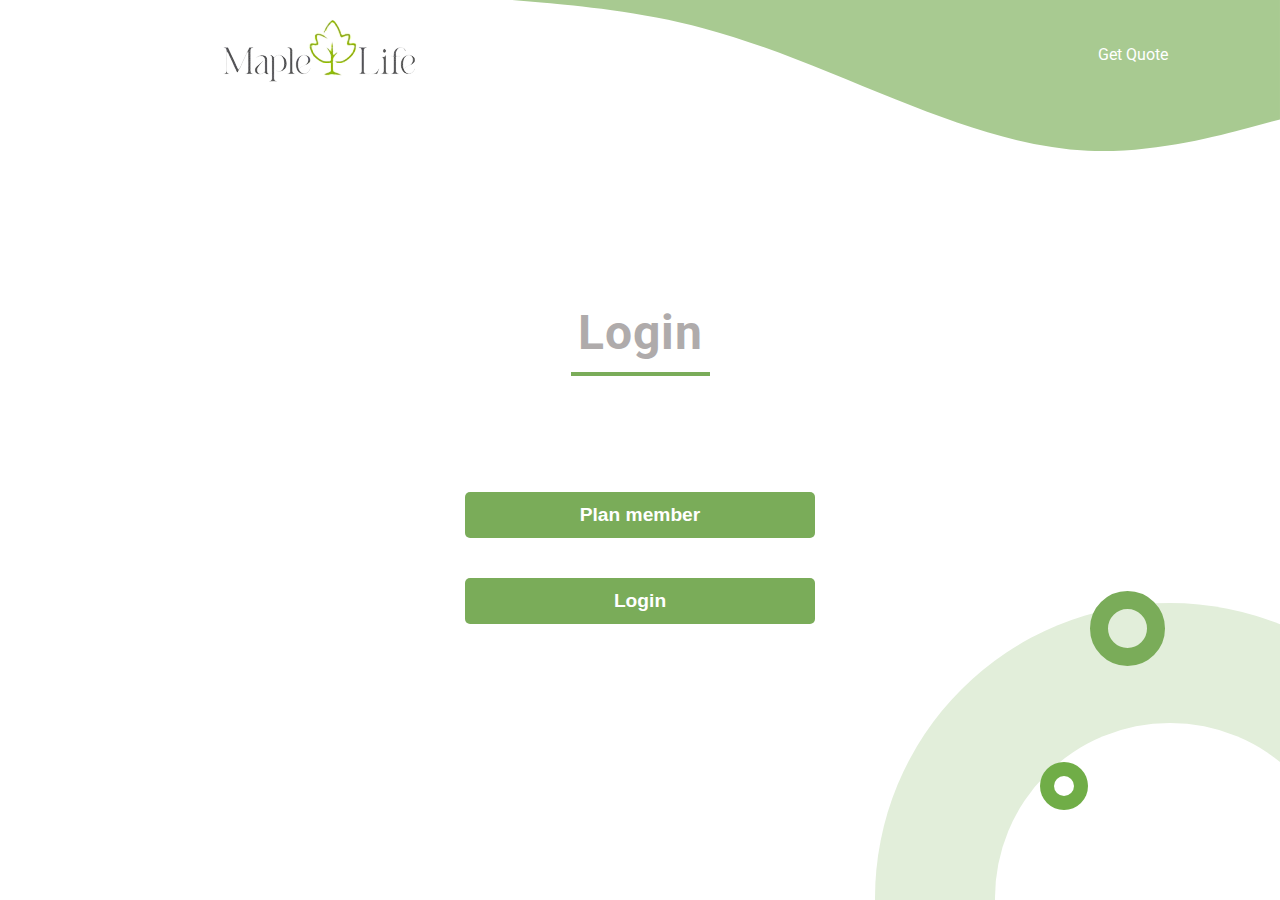
<file: index.html>
<!DOCTYPE html>
<html lang="en">

<head>
    <meta charset="UTF-8">
    <meta http-equiv="X-UA-Compatible" content="IE=edge">
    <meta name="viewport" content="width=device-width, initial-scale=1.0">
    <title>Document</title>
    <link rel="stylesheet" href="style.css">
    <link href="https://fonts.googleapis.com/css?family=Roboto:100,100italic,300,300italic,regular,italic,500,500italic,700,700italic,900,900italic" rel="stylesheet" />
<meta name="google-site-verification" content="M4UUARBYXDyrNuT_KH-n3u8h6NIslJOm9h_hnh3MEmU" />
    </head>

<body>
    <div class="main-page n-overrflow">
        <header>
            <div class="logo">
                <a href="#">
                    <img src="./images/logo-green.png" />
                </a>
            </div>
            <div class="quote">
                <a href="#">Get Quote</a>
            </div>
        </header>

        <main>
            <form>
                <div class="login main-heading">
                    Login
                </div>
                <button class="btn">Plan member</button>
                <button class="btn">Login</button>
            </form>
        </main>


        <svg xmlns="http://www.w3.org/2000/svg" viewBox="0 0 1440 320">
            <path fill="#a8ca91" fill-opacity="1"
                d="M0,0L60,5.3C120,11,240,21,360,53.3C480,85,600,139,720,186.7C840,235,960,277,1080,282.7C1200,288,1320,256,1380,240L1440,224L1440,0L1380,0C1320,0,1200,0,1080,0C960,0,840,0,720,0C600,0,480,0,360,0C240,0,120,0,60,0L0,0Z">
            </path>
        </svg>

        <div class="circle-small">
            <div class="inner-circle-small"></div>
        </div>
        <div class="circle-medium">
        </div>
        <div class="circle-large">
            <div class="inner-circle-large"></div>
        </div>

    </div>
</body>

</html>
</file>
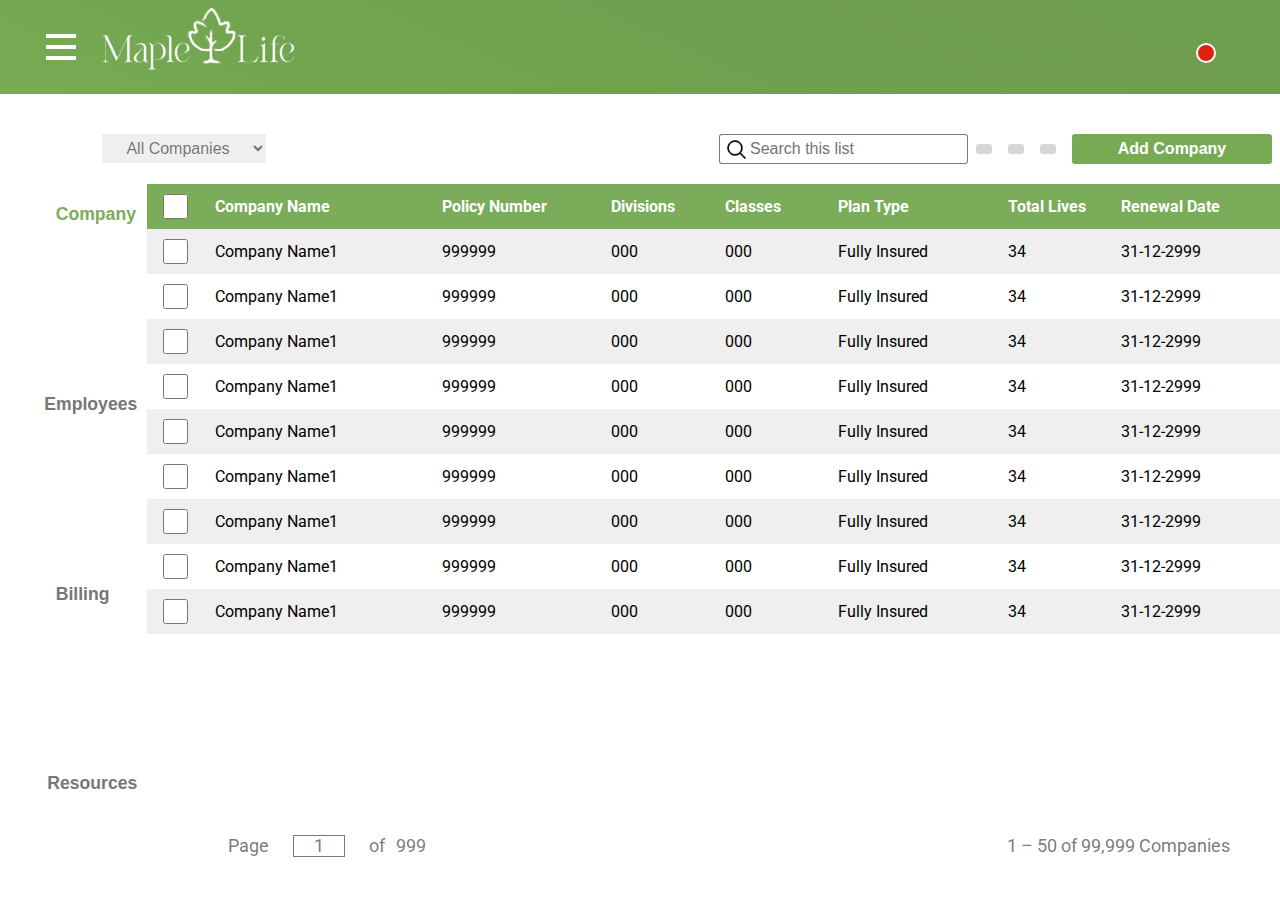
<file: dashboard.html>
<!DOCTYPE html>
<html lang="en">

<head>
    <meta charset="UTF-8">
    <meta http-equiv="X-UA-Compatible" content="IE=edge">
    <meta name="viewport" content="width=device-width, initial-scale=1.0">
    <title>Dashboard</title>
    <!-- Font Awesome -->
    <link rel="stylesheet" href="https://cdnjs.cloudflare.com/ajax/libs/font-awesome/5.15.3/css/all.min.css"
        integrity="sha512-iBBXm8fW90+nuLcSKlbmrPcLa0OT92xO1BIsZ+ywDWZCvqsWgccV3gFoRBv0z+8dLJgyAHIhR35VZc2oM/gI1w=="
        crossorigin="anonymous" />

    <!-- Google Fonts -->
    <link
        href="https://fonts.googleapis.com/css?family=Roboto:100,100italic,300,300italic,regular,italic,500,500italic,700,700italic,900,900italic"
        rel="stylesheet" />

    <!-- Style Sheet -->
    <link rel="stylesheet" href="dashboard.css">
</head>

<body>
    <div class="main">
        <!-- Header Section -->
        <header class="flex align-item-center">
            <div class="flex align-item-center">
                <div class="hambuger">
                    <button class="flex justify-center align-item-center">
                        <div></div>
                        <div></div>
                        <div></div>
                    </button>
                </div>
                <div class="logo"><a href="#"><img src="./images/logo-white.png"></a></div>
            </div>
            <div class="flex align-item-center">
                <!-- Notification Section -->
                <div class="notification">
                    <button class="btn" onclick="activeNotification()">
                        <i class="fas fa-bell color-white"></i>
                    </button>
                    <span class="red-circle"></span>
                    <div class="notification-box">
                        <ul class="notification-list color-light-black">
                            <li>No new notifications</li>
                        </ul>
                    </div>
                </div>

                <!-- User Section -->
                <div class="user">
                    <button class="btn" onclick="userActive()">
                        <i class="far fa-user-circle color-white"></i>
                    </button>
                    <div class="user-box">
                        <ul class="user-list">
                            <li>
                                <a href="#">
                                    <i class="fas fa-user-cog"></i>
                                    User Settings
                                </a>
                            </li>
                            <li>
                                <a href="#">
                                    <i class="fas fa-cog"></i>
                                    Account Settings
                                </a>
                            </li>
                            <li>
                                <a href="#">
                                    <i class="fas fa-sign-out-alt"></i>
                                    Logout
                                </a>
                            </li>
                        </ul>
                    </div>
                </div>
            </div>
        </header>

        <!-- Activity Section -->
        <section class="activity-section flex" id="activity-section">
            <div class="flex">
                <!-- Filter Fields -->
                <div class="filter-fields">
                    <select class="color-light-black" name="" id="">
                        <option value="">All Companies</option>
                    </select>
                    <select class="color-light-black" name="" id="">
                        <option value="">Company ABC</option>
                    </select>
                    <select class="color-light-black" name="" id="">
                        <option value="">Company</option>
                    </select>
                    <select class="color-light-black" name="" id="">
                        <option value="">User Guide and Forms</option>
                    </select>
                    <select class="color-light-black" name="" id="">
                        <option value="">Newsletters</option>
                    </select>
                </div>

                <!-- Different Buttons -->
                <div class="different-btns flex align-item-center">
                    <div class="year-month-fields flex align-item-center">
                        <select class="color-light-black" name="" id="">
                            <option value="">Years</option>
                        </select>
                        <select class="color-light-black" name="" id="">
                            <option value="">Months</option>
                        </select>
                    </div>

                    <div>
                        <input placeholder="Search this list" type="search" name="" id="">
                    </div>

                    <div class="flex align-item-center">
                        <div class="flex align-item-center">
                            <button class="btn btn-icon color-light-black"><i class="fas fa-redo"></i></button>
                            <button class="btn btn-icon color-light-black"><i class="fas fa-filter"></i></button>
                            <button class="btn btn-icon color-light-black active-side-bar"
                                onclick="activeSideBar(event)">
                                <i class="fas fa-angle-right"></i>
                            </button>
                        </div>

                        <div>
                            <button class="btn add-company-btn color-white">Add Company</button>
                            <button class="btn add-employee-btn color-white">Add Employee</button>
                            <button class="btn download-btn color-white">Download</button>
                            <button class="btn edit-btn color-white">Edit</button>
                        </div>
                    </div>
                </div>
            </div>
        </section>

        <!-- Main Section -->
        <main class="main-section flex align-item-center">

            <!-- Important Section  -->
            <div>
                <div class="main-container flex">
                    <!--Main Tabs Links-->
                    <section>
                        <ul class="main-tabs-links-section flex align-item-center">
                            <li>
                                <button class="tablinks flex align-item-center"
                                    onclick="openMainTabContent(event, 'Company')" id="defaultOpen">
                                    <i class="fas fa-building color-light-black"></i>
                                    <span class="tablinks-text">Company</span>
                                </button>
                            </li>
                            <li>
                                <button class="tablinks flex align-item-center"
                                    onclick="openMainTabContent(event, 'Employees')">
                                    <i class="fas fa-users color-light-black"></i>
                                    <span class="tablinks-text">Employees</span>
                                </button>
                            </li>
                            <li>
                                <button class="tablinks flex align-item-center"
                                    onclick="openMainTabContent(event, 'Billing')">
                                    <i class="fas fa-file-invoice-dollar color-light-black"></i>
                                    <span class="tablinks-text">Billing</span>
                                </button>
                            </li>
                            <li>
                                <button class="tablinks flex align-item-center"
                                    onclick="openMainTabContent(event, 'Resources')">
                                    <i class="fas fa-question-circle color-light-black"></i>
                                    <span class="tablinks-text">Resources</span>
                                </button>
                            </li>
                        </ul>
                    </section>

                    <!-- Main Tabs Content -->
                    <section>
                        <!-- Company Content -->
                        <div id="Company" class="tabscontent">
                            <!-- Table for Heading -->
                            <table class="main-table table-head">
                                <tr>
                                    <th class="cell-w-5">
                                        <input type="checkbox" name="" id="">
                                    </th>
                                    <th class="cell-w-20 color-white">Company Name</th>
                                    <th class="cell-w-15 color-white">Policy Number</th>
                                    <th class="cell-w-10 color-white">Divisions</th>
                                    <th class="cell-w-10 color-white">Classes</th>
                                    <th class="cell-w-15 color-white">Plan Type</th>
                                    <th class="cell-w-10 color-white">Total Lives</th>
                                    <th class="cell-w-15 color-white">Renewal Date</th>
                                </tr>
                            </table>

                            <!-- Table for Data -->
                            <table class="main-table table-body">
                                <tr>
                                    <td class="cell-w-5">
                                        <input type="checkbox" name="" id="">
                                    </td>
                                    <td class="cell-w-20">Company Name1</td>
                                    <td class="cell-w-15">999999</td>
                                    <td class="cell-w-10">000 </td>
                                    <td class="cell-w-10">000 </td>
                                    <td class="cell-w-15">Fully Insured </td>
                                    <td class="cell-w-10">34</td>
                                    <td class="cell-w-15">31-12-2999</td>
                                </tr>
                                <tr>
                                    <td class="cell-w-5">
                                        <input type="checkbox" name="" id="">
                                    </td>
                                    <td class="cell-w-20">Company Name1</td>
                                    <td class="cell-w-15">999999</td>
                                    <td class="cell-w-10">000 </td>
                                    <td class="cell-w-10">000 </td>
                                    <td class="cell-w-15">Fully Insured </td>
                                    <td class="cell-w-10">34</td>
                                    <td class="cell-w-15">31-12-2999</td>
                                </tr>
                                <tr>
                                    <td class="cell-w-5">
                                        <input type="checkbox" name="" id="">
                                    </td>
                                    <td class="cell-w-20">Company Name1</td>
                                    <td class="cell-w-15">999999</td>
                                    <td class="cell-w-10">000 </td>
                                    <td class="cell-w-10">000 </td>
                                    <td class="cell-w-15">Fully Insured </td>
                                    <td class="cell-w-10">34</td>
                                    <td class="cell-w-15">31-12-2999</td>
                                </tr>
                                <tr>
                                    <td class="cell-w-5">
                                        <input type="checkbox" name="" id="">
                                    </td>
                                    <td class="cell-w-20">Company Name1</td>
                                    <td class="cell-w-15">999999</td>
                                    <td class="cell-w-10">000 </td>
                                    <td class="cell-w-10">000 </td>
                                    <td class="cell-w-15">Fully Insured </td>
                                    <td class="cell-w-10">34</td>
                                    <td class="cell-w-15">31-12-2999</td>
                                </tr>
                                <tr>
                                    <td class="cell-w-5">
                                        <input type="checkbox" name="" id="">
                                    </td>
                                    <td class="cell-w-20">Company Name1</td>
                                    <td class="cell-w-15">999999</td>
                                    <td class="cell-w-10">000 </td>
                                    <td class="cell-w-10">000 </td>
                                    <td class="cell-w-15">Fully Insured </td>
                                    <td class="cell-w-10">34</td>
                                    <td class="cell-w-15">31-12-2999</td>
                                </tr>
                                <tr>
                                    <td class="cell-w-5">
                                        <input type="checkbox" name="" id="">
                                    </td>
                                    <td class="cell-w-20">Company Name1</td>
                                    <td class="cell-w-15">999999</td>
                                    <td class="cell-w-10">000 </td>
                                    <td class="cell-w-10">000 </td>
                                    <td class="cell-w-15">Fully Insured </td>
                                    <td class="cell-w-10">34</td>
                                    <td class="cell-w-15">31-12-2999</td>
                                </tr>
                                <tr>
                                    <td class="cell-w-5">
                                        <input type="checkbox" name="" id="">
                                    </td>
                                    <td class="cell-w-20">Company Name1</td>
                                    <td class="cell-w-15">999999</td>
                                    <td class="cell-w-10">000 </td>
                                    <td class="cell-w-10">000 </td>
                                    <td class="cell-w-15">Fully Insured </td>
                                    <td class="cell-w-10">34</td>
                                    <td class="cell-w-15">31-12-2999</td>
                                </tr>
                                <tr>
                                    <td class="cell-w-5">
                                        <input type="checkbox" name="" id="">
                                    </td>
                                    <td class="cell-w-20">Company Name1</td>
                                    <td class="cell-w-15">999999</td>
                                    <td class="cell-w-10">000 </td>
                                    <td class="cell-w-10">000 </td>
                                    <td class="cell-w-15">Fully Insured </td>
                                    <td class="cell-w-10">34</td>
                                    <td class="cell-w-15">31-12-2999</td>
                                </tr>
                                <tr>
                                    <td class="cell-w-5">
                                        <input type="checkbox" name="" id="">
                                    </td>
                                    <td class="cell-w-20">Company Name1</td>
                                    <td class="cell-w-15">999999</td>
                                    <td class="cell-w-10">000 </td>
                                    <td class="cell-w-10">000 </td>
                                    <td class="cell-w-15">Fully Insured </td>
                                    <td class="cell-w-10">34</td>
                                    <td class="cell-w-15">31-12-2999</td>
                                </tr>


                            </table>
                        </div>

                        <!-- Employees Content -->
                        <div id="Employees" class="tabscontent">

                            <!-- Table Head -->
                            <table class="main-table table-head">
                                <tr>
                                    <th class="cell-w-5">
                                        <input type="checkbox" name="" id="">
                                    </th>
                                    <th class="cell-w-5 color-white"></th>
                                    <th class="cell-w-20 color-white">Name</th>
                                    <th class="cell-w-10 color-white">Division</th>
                                    <th class="cell-w-10 color-white">Class</th>
                                    <th class="cell-w-10 color-white">Coverage</th>
                                    <th class="cell-w-15 color-white">Hire Date</th>
                                    <th class="cell-w-15 color-white">Effective Date</th>
                                    <th class="cell-w-10 color-white">Member Status</th>
                                </tr>
                            </table>

                            <!-- Table for Data -->
                            <table class="main-table">
                                <tr>
                                    <td class="cell-w-5">
                                        <input type="checkbox" name="" id="">
                                    </td>
                                    <td class="cell-w-5">
                                        <span class="first-character color-white">A</span>
                                    </td>
                                    <td class="cell-w-20">
                                        <button class="employee-detail-btn">
                                            Allens, John
                                        </button>
                                    </td>
                                    <td class="cell-w-10">000</td>
                                    <td class="cell-w-10">000</td>
                                    <td class="cell-w-10">Family</td>
                                    <td class="cell-w-15">31-12-2999</td>
                                    <td class="cell-w-15">31-12-2999</td>
                                    <td class="cell-w-10">Incomplete</td>
                                </tr>
                                <tr>
                                    <td class="cell-w-5">
                                        <input type="checkbox" name="" id="">
                                    </td>
                                    <td class="cell-w-5">
                                        <span class="first-character color-white">A</span>
                                    </td>
                                    <td class="cell-w-20">
                                        <button class="employee-detail-btn">
                                            Allens, John
                                        </button>
                                    </td>
                                    <td class="cell-w-10">000</td>
                                    <td class="cell-w-10">000</td>
                                    <td class="cell-w-10">Family</td>
                                    <td class="cell-w-15">31-12-2999</td>
                                    <td class="cell-w-15">31-12-2999</td>
                                    <td class="cell-w-10">Incomplete</td>
                                </tr>
                                <tr>
                                    <td class="cell-w-5">
                                        <input type="checkbox" name="" id="">
                                    </td>
                                    <td class="cell-w-5">
                                        <span class="first-character color-white">A</span>
                                    </td>
                                    <td class="cell-w-20">
                                        <button class="employee-detail-btn">
                                            Allens, John
                                        </button>
                                    </td>
                                    <td class="cell-w-10">000</td>
                                    <td class="cell-w-10">000</td>
                                    <td class="cell-w-10">Family</td>
                                    <td class="cell-w-15">31-12-2999</td>
                                    <td class="cell-w-15">31-12-2999</td>
                                    <td class="cell-w-10">Incomplete</td>
                                </tr>
                                <tr>
                                    <td class="cell-w-5">
                                        <input type="checkbox" name="" id="">
                                    </td>
                                    <td class="cell-w-5">
                                        <span class="first-character color-white">A</span>
                                    </td>
                                    <td class="cell-w-20">
                                        <button class="employee-detail-btn">
                                            Allens, John
                                        </button>
                                    </td>
                                    <td class="cell-w-10">000</td>
                                    <td class="cell-w-10">000</td>
                                    <td class="cell-w-10">Family</td>
                                    <td class="cell-w-15">31-12-2999</td>
                                    <td class="cell-w-15">31-12-2999</td>
                                    <td class="cell-w-10">Incomplete</td>
                                </tr>
                                <tr>
                                    <td class="cell-w-5">
                                        <input type="checkbox" name="" id="">
                                    </td>
                                    <td class="cell-w-5">
                                        <span class="first-character color-white">A</span>
                                    </td>
                                    <td class="cell-w-20">
                                        <button class="employee-detail-btn">
                                            Allens, John
                                        </button>
                                    </td>
                                    <td class="cell-w-10">000</td>
                                    <td class="cell-w-10">000</td>
                                    <td class="cell-w-10">Family</td>
                                    <td class="cell-w-15">31-12-2999</td>
                                    <td class="cell-w-15">31-12-2999</td>
                                    <td class="cell-w-10">Incomplete</td>
                                </tr>
                                <tr>
                                    <td class="cell-w-5">
                                        <input type="checkbox" name="" id="">
                                    </td>
                                    <td class="cell-w-5">
                                        <span class="first-character color-white">A</span>
                                    </td>
                                    <td class="cell-w-20">
                                        <button class="employee-detail-btn">
                                            Allens, John
                                        </button>
                                    </td>
                                    <td class="cell-w-10">000</td>
                                    <td class="cell-w-10">000</td>
                                    <td class="cell-w-10">Family</td>
                                    <td class="cell-w-15">31-12-2999</td>
                                    <td class="cell-w-15">31-12-2999</td>
                                    <td class="cell-w-10">Incomplete</td>
                                </tr>
                                <tr>
                                    <td class="cell-w-5">
                                        <input type="checkbox" name="" id="">
                                    </td>
                                    <td class="cell-w-5">
                                        <span class="first-character color-white">A</span>
                                    </td>
                                    <td class="cell-w-20">
                                        <button class="employee-detail-btn">
                                            Allens, John
                                        </button>
                                    </td>
                                    <td class="cell-w-10">000</td>
                                    <td class="cell-w-10">000</td>
                                    <td class="cell-w-10">Family</td>
                                    <td class="cell-w-15">31-12-2999</td>
                                    <td class="cell-w-15">31-12-2999</td>
                                    <td class="cell-w-10">Incomplete</td>
                                </tr>
                                <tr>
                                    <td class="cell-w-5">
                                        <input type="checkbox" name="" id="">
                                    </td>
                                    <td class="cell-w-5">
                                        <span class="first-character color-white">A</span>
                                    </td>
                                    <td class="cell-w-20">
                                        <button class="employee-detail-btn">
                                            Allens, John
                                        </button>
                                    </td>
                                    <td class="cell-w-10">000</td>
                                    <td class="cell-w-10">000</td>
                                    <td class="cell-w-10">Family</td>
                                    <td class="cell-w-15">31-12-2999</td>
                                    <td class="cell-w-15">31-12-2999</td>
                                    <td class="cell-w-10">Incomplete</td>
                                </tr>
                                <tr>
                                    <td class="cell-w-5">
                                        <input type="checkbox" name="" id="">
                                    </td>
                                    <td class="cell-w-5">
                                        <span class="first-character color-white">A</span>
                                    </td>
                                    <td class="cell-w-20">
                                        <button class="employee-detail-btn">
                                            Allens, John
                                        </button>
                                    </td>
                                    <td class="cell-w-10">000</td>
                                    <td class="cell-w-10">000</td>
                                    <td class="cell-w-10">Family</td>
                                    <td class="cell-w-15">31-12-2999</td>
                                    <td class="cell-w-15">31-12-2999</td>
                                    <td class="cell-w-10">Incomplete</td>
                                </tr>
                                <tr>
                                    <td class="cell-w-5">
                                        <input type="checkbox" name="" id="">
                                    </td>
                                    <td class="cell-w-5">
                                        <span class="first-character color-white">A</span>
                                    </td>
                                    <td class="cell-w-20">
                                        <button class="employee-detail-btn">
                                            Allens, John
                                        </button>
                                    </td>
                                    <td class="cell-w-10">000</td>
                                    <td class="cell-w-10">000</td>
                                    <td class="cell-w-10">Family</td>
                                    <td class="cell-w-15">31-12-2999</td>
                                    <td class="cell-w-15">31-12-2999</td>
                                    <td class="cell-w-10">Incomplete</td>
                                </tr>

                            </table>
                        </div>

                        <!-- Import Employee Section -->
                        <main id="upload">
                            <h3 class="color-light-black">Import Employees</h3>
                            <div class="nav">
                                <ul class="flex align-item-center justify-center">
                                    <li>
                                        <div id="point1" class="bg-green">1</div>
                                        <div class="color-light-black">Import Contacts</div>
                                    </li>
                                    <li class="progressive-bar">
                                        <div class="green-bar-1"></div>
                                    </li>
                                    <li>
                                        <div id="point2">2</div>
                                        <div class="color-light-black">Import Options</div>
                                    </li>
                                    <li class="progressive-bar">
                                        <div class="green-bar-2"></div>
                                    </li>
                                    <li>
                                        <div id="point3">3</div>
                                        <div class="color-light-black">Import Mapping</div>
                                    </li>
                                </ul>
                            </div>

                            <div>
                                <div id="import1">
                                    <div class="fileTakerMain">
                                        <label for="csvfile">
                                            <div class="fileTaker">
                                                <i class="fas fa-cloud-upload-alt color-light-black"></i>
                                                <p>Enter a CSV file here</p>
                                                <h6 class="color-light-black">OR</h6>
                                                <label for="csvfile">
                                                    <button class="btn file-btn color-white"
                                                        onclick="document.getElementById('csvfile').click()">Select
                                                        File</button>
                                                </label>
                                                <input type="file" id="csvfile" accept=".csv"
                                                    onchange="goToImport2(this)">

                                            </div>
                                        </label>
                                    </div>
                                    <p class="color-light-black">
                                        The format of your CSV file is important. Please arrange your CSV file to match
                                        the
                                        headers shown below and then save the file as a CSV.
                                        Enrolment forms will be emailed to employees
                                    </p>
                                </div>

                                <div id="import2" class="hide">
                                    <div class="importOptionsList">
                                        <ul>
                                            <li>
                                                <span class="color-light-black">Import Actions</span>
                                                <select class="color-light-black">
                                                    <option>Update Existing Employees</option>
                                                    <option>Update Existing Employees 2</option>
                                                </select>
                                            </li>
                                            <li>
                                                <span>Field Delimiter</span>
                                                <select class="color-light-black">
                                                    <option>Auto-Detect</option>
                                                    <option>Auto-Detect 2</option>
                                                </select>
                                            </li>
                                            <li class="flex align-item-center">
                                                <span class="color-light-black">Skip First Row</span>
                                                <p class="color-light-black">
                                                    <input type="checkbox">
                                                    Check this box if the first row in your file is made up of column
                                                    headers
                                                    ("first name" "last name" etc.) and not the
                                                    actual information ("John","Doe" etc.)
                                                </p>
                                            </li>
                                        </ul>
                                    </div>
                                </div>

                                <div id="import3" class="hide">
                                    <div class="importMap">
                                        <div class="new-table flex">
                                            <table>
                                                <tr>
                                                    <td>Maple Life Fields</td>
                                                    <td>Column Name</td>
                                                    <td>Your Data</td>
                                                </tr>
                                                <tr>
                                                    <td>
                                                        <select>
                                                            <option>No Match, You Choose</option>
                                                            <option>No Match, You Choose</option>
                                                            <option>No Match, You Choose</option>
                                                        </select>
                                                    </td>
                                                    <td>Column1</td>
                                                    <td>Smith</td>
                                                </tr>
                                                <tr>
                                                    <td>
                                                        <select>
                                                            <option>No Match, You Choose</option>
                                                            <option>No Match, You Choose</option>
                                                            <option>No Match, You Choose</option>
                                                        </select>
                                                    </td>
                                                    <td>Column1</td>
                                                    <td>Smith</td>
                                                </tr>
                                                <tr>
                                                    <td>
                                                        <select>
                                                            <option>No Match, You Choose</option>
                                                            <option>No Match, You Choose</option>
                                                            <option>No Match, You Choose</option>
                                                        </select>
                                                    </td>
                                                    <td>Column1</td>
                                                    <td>Smith</td>
                                                </tr>

                                                <tr>
                                                    <td>
                                                        <select>
                                                            <option>No Match, You Choose</option>
                                                            <option>No Match, You Choose</option>
                                                            <option>No Match, You Choose</option>
                                                        </select>
                                                    </td>
                                                    <td>Column1</td>
                                                    <td>Smith</td>
                                                </tr>
                                                <tr>
                                                    <td>
                                                        <select>
                                                            <option>No Match, You Choose</option>
                                                            <option>No Match, You Choose</option>
                                                            <option>No Match, You Choose</option>
                                                        </select>
                                                    </td>
                                                    <td>Column1</td>
                                                    <td>Smith</td>
                                                </tr>
                                                <tr>
                                                    <td>
                                                        <select>
                                                            <option>No Match, You Choose</option>
                                                            <option>No Match, You Choose</option>
                                                            <option>No Match, You Choose</option>
                                                        </select>
                                                    </td>
                                                    <td>Column1</td>
                                                    <td>Smith</td>
                                                </tr>
                                            </table>
                                        </div>
                                    </div>
                                </div>
                            </div>

                            <div class="import-employee-decision-button flex align-item-center justify-center">
                                <button class="btn color-light-black" onclick="HideUpload()">Cancel</button>
                                <button class="btn color-white color-green" id="nextForImport"
                                    onclick="changeDivForward()">Next</button>
                            </div>
                        </main>

                        <!-- Billing Content -->
                        <div id="Billing" class="tabscontent">
                            <!-- <table class="bill-table-1">
                                <thead>
                                    <tr>
                                        <th>Certificate Div/Class</th>
                                        <th>Member Name Adf Reason</th>
                                        <th>D.O.B</th>
                                        <th>Prov</th>
                                        <th>Status</th>
                                        <th>Benefits</th>
                                        <th>Volume</th>
                                        <th>Prem Incl Sales Tax</th>
                                        <th>Adj Incl Sales Tax</th>
                                        <th>Member Contribution</th>
                                        <th>Member Sales Tax</th>
                                        <th>Employer Contribution</th>
                                        <th>Employer Sales Tax</th>
                                        <th>Net Total</th>
                                    </tr>
                                </thead>
                                <tbody>
                                    <tr>
                                        <td scope="row">1234589</td>
                                        <td>Allens John</td>
                                        <td>1980-12-31</td>
                                        <td>QC</td>
                                        <td>On Leave</td>
                                        <td>Life $</td>
                                        <td>70,000.00 $</td>
                                        <td>46.12 $</td>
                                        <td>- $</td>
                                        <td>21.35 $</td>
                                        <td>1.71 $</td>
                                        <td>21.35 $</td>
                                        <td>1.71 $</td>
                                        <td>46.12</td>
                                    </tr>
                                    <tr>
                                        <td scope="row">1234589</td>
                                        <td>Allens John</td>
                                        <td>1980-12-31</td>
                                        <td>QC</td>
                                        <td>On Leave</td>
                                        <td>Life $</td>
                                        <td>70,000.00 $</td>
                                        <td>46.12 $</td>
                                        <td>- $</td>
                                        <td>21.35 $</td>
                                        <td>1.71 $</td>
                                        <td>21.35 $</td>
                                        <td>1.71 $</td>
                                        <td>46.12</td>
                                    </tr>
                                    <tr>
                                        <td scope="row">1234589</td>
                                        <td>Allens John</td>
                                        <td>1980-12-31</td>
                                        <td>QC</td>
                                        <td>On Leave</td>
                                        <td>Life $</td>
                                        <td>70,000.00 $</td>
                                        <td>46.12 $</td>
                                        <td>- $</td>
                                        <td>21.35 $</td>
                                        <td>1.71 $</td>
                                        <td>21.35 $</td>
                                        <td>1.71 $</td>
                                        <td>46.12</td>
                                    </tr>
                                    <tr>
                                        <td scope="row">1234589</td>
                                        <td>Allens John</td>
                                        <td>1980-12-31</td>
                                        <td>QC</td>
                                        <td>On Leave</td>
                                        <td>Life $</td>
                                        <td>70,000.00 $</td>
                                        <td>46.12 $</td>
                                        <td>- $</td>
                                        <td>21.35 $</td>
                                        <td>1.71 $</td>
                                        <td>21.35 $</td>
                                        <td>1.71 $</td>
                                        <td>46.12</td>
                                    </tr>
                                    <tr>
                                        <td scope="row">1234589</td>
                                        <td>Allens John</td>
                                        <td>1980-12-31</td>
                                        <td>QC</td>
                                        <td>On Leave</td>
                                        <td>Life $</td>
                                        <td>70,000.00 $</td>
                                        <td>46.12 $</td>
                                        <td>- $</td>
                                        <td>21.35 $</td>
                                        <td>1.71 $</td>
                                        <td>21.35 $</td>
                                        <td>1.71 $</td>
                                        <td>46.12</td>
                                    </tr>
                                    <tr>
                                        <td scope="row">1234589</td>
                                        <td>Allens John</td>
                                        <td>1980-12-31</td>
                                        <td>QC</td>
                                        <td>On Leave</td>
                                        <td>Life $</td>
                                        <td>70,000.00 $</td>
                                        <td>46.12 $</td>
                                        <td>- $</td>
                                        <td>21.35 $</td>
                                        <td>1.71 $</td>
                                        <td>21.35 $</td>
                                        <td>1.71 $</td>
                                        <td>46.12</td>
                                    </tr>
                                    <tr>
                                        <td scope="row">1234589</td>
                                        <td>Allens John</td>
                                        <td>1980-12-31</td>
                                        <td>QC</td>
                                        <td>On Leave</td>
                                        <td>Life $</td>
                                        <td>70,000.00 $</td>
                                        <td>46.12 $</td>
                                        <td>- $</td>
                                        <td>21.35 $</td>
                                        <td>1.71 $</td>
                                        <td>21.35 $</td>
                                        <td>1.71 $</td>
                                        <td>46.12</td>
                                    </tr>
                                    <tr>
                                        <td scope="row">1234589</td>
                                        <td>Allens John</td>
                                        <td>1980-12-31</td>
                                        <td>QC</td>
                                        <td>On Leave</td>
                                        <td>Life $</td>
                                        <td>70,000.00 $</td>
                                        <td>46.12 $</td>
                                        <td>- $</td>
                                        <td>21.35 $</td>
                                        <td>1.71 $</td>
                                        <td>21.35 $</td>
                                        <td>1.71 $</td>
                                        <td>46.12</td>
                                    </tr>
                                    <tr>
                                        <td scope="row">1234589</td>
                                        <td>Allens John</td>
                                        <td>1980-12-31</td>
                                        <td>QC</td>
                                        <td>On Leave</td>
                                        <td>Life $</td>
                                        <td>70,000.00 $</td>
                                        <td>46.12 $</td>
                                        <td>- $</td>
                                        <td>21.35 $</td>
                                        <td>1.71 $</td>
                                        <td>21.35 $</td>
                                        <td>1.71 $</td>
                                        <td>46.12</td>
                                    </tr>
                                    <tr>
                                        <td scope="row">1234589</td>
                                        <td>Allens John</td>
                                        <td>1980-12-31</td>
                                        <td>QC</td>
                                        <td>On Leave</td>
                                        <td>Life $</td>
                                        <td>70,000.00 $</td>
                                        <td>46.12 $</td>
                                        <td>- $</td>
                                        <td>21.35 $</td>
                                        <td>1.71 $</td>
                                        <td>21.35 $</td>
                                        <td>1.71 $</td>
                                        <td>46.12</td>
                                    </tr>
                                    <tr>
                                        <td scope="row">1234589</td>
                                        <td>Allens John</td>
                                        <td>1980-12-31</td>
                                        <td>QC</td>
                                        <td>On Leave</td>
                                        <td>Life $</td>
                                        <td>70,000.00 $</td>
                                        <td>46.12 $</td>
                                        <td>- $</td>
                                        <td>21.35 $</td>
                                        <td>1.71 $</td>
                                        <td>21.35 $</td>
                                        <td>1.71 $</td>
                                        <td>46.12</td>
                                    </tr>
                                </tbody>
                                <tbody class="below-tbody">
                                    <tr>
                                        <td scope="row">1234589</td>
                                        <td>Allens John</td>
                                        <td>1980-12-31</td>
                                        <td>QC</td>
                                        <td>On Leave</td>
                                        <td>Life $</td>
                                        <td>70,000.00 $</td>
                                        <td>46.12 $</td>
                                        <td>- $</td>
                                        <td>21.35 $</td>
                                        <td>1.71 $</td>
                                        <td>21.35 $</td>
                                        <td>1.71 $</td>
                                        <td>46.12</td>
                                    </tr>
                                    <tr>
                                        <td scope="row">1234589</td>
                                        <td>Allens John</td>
                                        <td>1980-12-31</td>
                                        <td>QC</td>
                                        <td>On Leave</td>
                                        <td>Life $</td>
                                        <td>70,000.00 $</td>
                                        <td>46.12 $</td>
                                        <td>- $</td>
                                        <td>21.35 $</td>
                                        <td>1.71 $</td>
                                        <td>21.35 $</td>
                                        <td>1.71 $</td>
                                        <td>46.12</td>
                                    </tr>
                                    <tr>
                                        <td scope="row">1234589</td>
                                        <td>Allens John</td>
                                        <td>1980-12-31</td>
                                        <td>QC</td>
                                        <td>On Leave</td>
                                        <td>Life $</td>
                                        <td>70,000.00 $</td>
                                        <td>46.12 $</td>
                                        <td>- $</td>
                                        <td>21.35 $</td>
                                        <td>1.71 $</td>
                                        <td>21.35 $</td>
                                        <td>1.71 $</td>
                                        <td>46.12</td>
                                    </tr>
                                    <tr>
                                        <td scope="row">1234589</td>
                                        <td>Allens John</td>
                                        <td>1980-12-31</td>
                                        <td>QC</td>
                                        <td>On Leave</td>
                                        <td>Life $</td>
                                        <td>70,000.00 $</td>
                                        <td>46.12 $</td>
                                        <td>- $</td>
                                        <td>21.35 $</td>
                                        <td>1.71 $</td>
                                        <td>21.35 $</td>
                                        <td>1.71 $</td>
                                        <td>46.12</td>
                                    </tr>
                                    <tr>
                                        <td scope="row">1234589</td>
                                        <td>Allens John</td>
                                        <td>1980-12-31</td>
                                        <td>QC</td>
                                        <td>On Leave</td>
                                        <td>Life $</td>
                                        <td>70,000.00 $</td>
                                        <td>46.12 $</td>
                                        <td>- $</td>
                                        <td>21.35 $</td>
                                        <td>1.71 $</td>
                                        <td>21.35 $</td>
                                        <td>1.71 $</td>
                                        <td>46.12</td>
                                    </tr>
                                    <tr>
                                        <td scope="row">1234589</td>
                                        <td>Allens John</td>
                                        <td>1980-12-31</td>
                                        <td>QC</td>
                                        <td>On Leave</td>
                                        <td>Life $</td>
                                        <td>70,000.00 $</td>
                                        <td>46.12 $</td>
                                        <td>- $</td>
                                        <td>21.35 $</td>
                                        <td>1.71 $</td>
                                        <td>21.35 $</td>
                                        <td>1.71 $</td>
                                        <td>46.12</td>
                                    </tr>
                                    <tr>
                                        <td scope="row">1234589</td>
                                        <td>Allens John</td>
                                        <td>1980-12-31</td>
                                        <td>QC</td>
                                        <td>On Leave</td>
                                        <td>Life $</td>
                                        <td>70,000.00 $</td>
                                        <td>46.12 $</td>
                                        <td>- $</td>
                                        <td>21.35 $</td>
                                        <td>1.71 $</td>
                                        <td>21.35 $</td>
                                        <td>1.71 $</td>
                                        <td>46.12</td>
                                    </tr>
                                    <tr>
                                        <td scope="row">1234589</td>
                                        <td>Allens John</td>
                                        <td>1980-12-31</td>
                                        <td>QC</td>
                                        <td>On Leave</td>
                                        <td>Life $</td>
                                        <td>70,000.00 $</td>
                                        <td>46.12 $</td>
                                        <td>- $</td>
                                        <td>21.35 $</td>
                                        <td>1.71 $</td>
                                        <td>21.35 $</td>
                                        <td>1.71 $</td>
                                        <td>46.12</td>
                                    </tr>
                                    <tr>
                                        <td scope="row">1234589</td>
                                        <td>Allens John</td>
                                        <td>1980-12-31</td>
                                        <td>QC</td>
                                        <td>On Leave</td>
                                        <td>Life $</td>
                                        <td>70,000.00 $</td>
                                        <td>46.12 $</td>
                                        <td>- $</td>
                                        <td>21.35 $</td>
                                        <td>1.71 $</td>
                                        <td>21.35 $</td>
                                        <td>1.71 $</td>
                                        <td>46.12</td>
                                    </tr>
                                    <tr>
                                        <td scope="row">1234589</td>
                                        <td>Allens John</td>
                                        <td>1980-12-31</td>
                                        <td>QC</td>
                                        <td>On Leave</td>
                                        <td>Life $</td>
                                        <td>70,000.00 $</td>
                                        <td>46.12 $</td>
                                        <td>- $</td>
                                        <td>21.35 $</td>
                                        <td>1.71 $</td>
                                        <td>21.35 $</td>
                                        <td>1.71 $</td>
                                        <td>46.12</td>
                                    </tr>
                                    <tr>
                                        <td scope="row">1234589</td>
                                        <td>Allens John</td>
                                        <td>1980-12-31</td>
                                        <td>QC</td>
                                        <td>On Leave</td>
                                        <td>Life $</td>
                                        <td>70,000.00 $</td>
                                        <td>46.12 $</td>
                                        <td>- $</td>
                                        <td>21.35 $</td>
                                        <td>1.71 $</td>
                                        <td>21.35 $</td>
                                        <td>1.71 $</td>
                                        <td>46.12</td>
                                    </tr>
                                </tbody>
                            </table> -->

                            <table class="bill-table-2">
                                <tr>
                                    <td></td>
                                    <td></td>
                                    <td></td>
                                    <td></td>
                                    <td></td>
                                    <td></td>
                                    <td></td>
                                    <td></td>
                                    <td></td>
                                    <td></td>
                                    <td></td>
                                    <td></td>
                                    <td></td>
                                </tr>
                                <tr>
                                    <td></td>
                                    <td></td>
                                    <td></td>
                                    <td></td>
                                    <td></td>
                                    <td></td>
                                    <td></td>
                                    <td></td>
                                    <td></td>
                                    <td></td>
                                    <td></td>
                                    <td></td>
                                    <td></td>
                                </tr>
                                <tr>
                                    <td></td>
                                    <td></td>
                                    <td></td>
                                    <td></td>
                                    <td></td>
                                    <td></td>
                                    <td></td>
                                    <td></td>
                                    <td></td>
                                    <td></td>
                                    <td></td>
                                    <td></td>
                                    <td></td>
                                </tr>
                                <tr>
                                    <td></td>
                                    <td></td>
                                    <td></td>
                                    <td></td>
                                    <td></td>
                                    <td></td>
                                    <td></td>
                                    <td></td>
                                    <td></td>
                                    <td></td>
                                    <td></td>
                                    <td></td>
                                    <td></td>
                                </tr>
                                <tr>
                                    <td></td>
                                    <td></td>
                                    <td></td>
                                    <td></td>
                                    <td></td>
                                    <td></td>
                                    <td></td>
                                    <td></td>
                                    <td></td>
                                    <td></td>
                                    <td></td>
                                    <td></td>
                                    <td></td>
                                </tr>
                                <tr>
                                    <td></td>
                                    <td></td>
                                    <td></td>
                                    <td></td>
                                    <td></td>
                                    <td></td>
                                    <td></td>
                                    <td></td>
                                    <td></td>
                                    <td></td>
                                    <td></td>
                                    <td></td>
                                    <td></td>
                                </tr>
                                <tr>
                                    <td></td>
                                    <td></td>
                                    <td></td>
                                    <td></td>
                                    <td></td>
                                    <td></td>
                                    <td></td>
                                    <td></td>
                                    <td></td>
                                    <td></td>
                                    <td></td>
                                    <td></td>
                                    <td></td>
                                </tr>
                                <tr>
                                    <td></td>
                                    <td></td>
                                    <td></td>
                                    <td></td>
                                    <td></td>
                                    <td></td>
                                    <td></td>
                                    <td></td>
                                    <td></td>
                                    <td></td>
                                    <td></td>
                                    <td></td>
                                    <td></td>
                                </tr>
                                <tr>
                                    <td></td>
                                    <td></td>
                                    <td></td>
                                    <td></td>
                                    <td></td>
                                    <td></td>
                                    <td></td>
                                    <td></td>
                                    <td></td>
                                    <td></td>
                                    <td></td>
                                    <td></td>
                                    <td></td>
                                </tr>
                                <tr>
                                    <td></td>
                                    <td></td>
                                    <td></td>
                                    <td></td>
                                    <td></td>
                                    <td></td>
                                    <td></td>
                                    <td></td>
                                    <td></td>
                                    <td></td>
                                    <td></td>
                                    <td></td>
                                    <td></td>
                                </tr>
                                <tr>
                                    <td></td>
                                    <td></td>
                                    <td></td>
                                    <td></td>
                                    <td></td>
                                    <td></td>
                                    <td></td>
                                    <td></td>
                                    <td></td>
                                    <td></td>
                                    <td></td>
                                    <td></td>
                                    <td></td>
                                </tr>
                                <tr>
                                    <td></td>
                                    <td></td>
                                    <td></td>
                                    <td></td>
                                    <td></td>
                                    <td></td>
                                    <td></td>
                                    <td></td>
                                    <td></td>
                                    <td></td>
                                    <td></td>
                                    <td></td>
                                    <td></td>
                                </tr>
                                <tr>
                                    <td></td>
                                    <td></td>
                                    <td></td>
                                    <td></td>
                                    <td></td>
                                    <td></td>
                                    <td></td>
                                    <td></td>
                                    <td></td>
                                    <td></td>
                                    <td></td>
                                    <td></td>
                                    <td></td>
                                </tr>
                                <tr>
                                    <td></td>
                                    <td></td>
                                    <td></td>
                                    <td></td>
                                    <td></td>
                                    <td></td>
                                    <td></td>
                                    <td></td>
                                    <td></td>
                                    <td></td>
                                    <td></td>
                                    <td></td>
                                    <td></td>
                                </tr>
                                <tr>
                                    <td></td>
                                    <td></td>
                                    <td></td>
                                    <td></td>
                                    <td></td>
                                    <td></td>
                                    <td></td>
                                    <td></td>
                                    <td></td>
                                    <td></td>
                                    <td></td>
                                    <td></td>
                                    <td></td>
                                </tr>
                                <tr>
                                    <td></td>
                                    <td></td>
                                    <td></td>
                                    <td></td>
                                    <td></td>
                                    <td></td>
                                    <td></td>
                                    <td></td>
                                    <td></td>
                                    <td></td>
                                    <td></td>
                                    <td></td>
                                    <td></td>
                                </tr>
                                <tr>
                                    <td></td>
                                    <td></td>
                                    <td></td>
                                    <td></td>
                                    <td></td>
                                    <td></td>
                                    <td></td>
                                    <td></td>
                                    <td></td>
                                    <td></td>
                                    <td></td>
                                    <td></td>
                                    <td></td>
                                </tr>
                                <tr>
                                    <td></td>
                                    <td></td>
                                    <td></td>
                                    <td></td>
                                    <td></td>
                                    <td></td>
                                    <td></td>
                                    <td></td>
                                    <td></td>
                                    <td></td>
                                    <td></td>
                                    <td></td>
                                    <td></td>
                                </tr>
                                <tr>
                                    <td></td>
                                    <td></td>
                                    <td></td>
                                    <td></td>
                                    <td></td>
                                    <td></td>
                                    <td></td>
                                    <td></td>
                                    <td></td>
                                    <td></td>
                                    <td></td>
                                    <td></td>
                                    <td></td>
                                </tr>
                            </table>
                        </div>

                        <!-- Resources Content -->
                        <div id="Resources" class="tabscontent">
                            <div class="flex">
                                <figure>
                                    <img src="./images/pexels-photo-8498519.jpeg" alt="" style="width:100%">
                                    <figcaption>
                                        <h4 class="color-light-black">Title goes here </h4>
                                        <p class="color-light-black">
                                            If this than that’s bad. That
                                            means something worse. But
                                            when something good
                                            happens that means…
                                        </p>
                                    </figcaption>
                                </figure>
                                <figure>
                                    <img src="images/resource-1.png" alt="" style="width:100%">
                                    <figcaption>
                                        <h4 class="color-light-black">Scheduled Site Maintenance!</h4>
                                        <p class="color-light-black">
                                            If this than that’s bad. That
                                            means something worse. But
                                            when something good
                                            happens that means…
                                        </p>
                                    </figcaption>
                                </figure>
                                <figure>
                                    <img src="images/pexels-photo-7579831 (1).jpeg" alt="" style="width:100%">
                                    <figcaption>
                                        <h4 class="color-light-black">Title goes here </h4>
                                        <p class="color-light-black">
                                            If this than that’s bad. That
                                            means something worse. But
                                            when something good
                                            happens that means…
                                        </p>
                                    </figcaption>
                                </figure>
                                <figure>
                                    <img src="images/headache-pain-pills-medication-159211.jpeg" alt=""
                                        style="width:100%">
                                    <figcaption>
                                        <h4 class="color-light-black">Title goes here </h4>
                                        <p class="color-light-black">
                                            If this than that’s bad. That
                                            means something worse. But
                                            when something good
                                            happens that means…
                                        </p>
                                    </figcaption>
                                </figure>
                                <figure>
                                    <img src="images/resource-1.png" alt="" style="width:100%">
                                    <figcaption>
                                        <h4 class="color-light-black">Scheduled Site Maintenance!</h4>
                                        <p class="color-light-black">
                                            If this than that’s bad. That
                                            means something worse. But
                                            when something good
                                            happens that means…
                                        </p>
                                    </figcaption>
                                </figure>
                                <figure>
                                    <img src="./images/pexels-photo-8498519.jpeg" alt="" style="width:100%">
                                    <figcaption>
                                        <h4 class="color-light-black">Title goes here </h4>
                                        <p class="color-light-black">
                                            If this than that’s bad. That
                                            means something worse. But
                                            when something good
                                            happens that means…
                                        </p>
                                    </figcaption>
                                </figure>
                                <figure>
                                    <img src="images/headache-pain-pills-medication-159211.jpeg" alt=""
                                    style="width:100%">
                                    <figcaption>
                                        <h4 class="color-light-black">Title goes here </h4>
                                        <p class="color-light-black">
                                            If this than that’s bad. That
                                            means something worse. But
                                            when something good
                                            happens that means…
                                        </p>
                                    </figcaption>
                                </figure>
                                <figure>
                                    <img src="images/pexels-photo-7579831 (1).jpeg" alt="" style="width:100%">
                                    <figcaption>
                                        <h4 class="color-light-black">Title goes here </h4>
                                        <p class="color-light-black">
                                            If this than that’s bad. That
                                            means something worse. But
                                            when something good
                                            happens that means…
                                        </p>
                                    </figcaption>
                                </figure>
                            </div>
                        </div>
                    </section>
                </div>

                <!-- Change Page Section -->
                <section class="change-page flex color-light-black">
                    <div class="flex">
                        <div class="flex">
                            <button class="btn color-light-black"><i class="fas fa-step-backward"></i></button>
                            <button class="btn color-light-black"><i class="fas fa-chevron-left"></i></button>

                            <p>Page <span class="page-no">1</span> of <span class="no-pages">999</span></p>

                            <button class="btn color-light-black"><i class="fas fa-chevron-right"></i></button>
                            <button class="btn color-light-black"><i class="fas fa-step-forward"></i></button>
                        </div>
                        <div>
                            <span>1</span> – <span>50</span> of <span>99,999</span> Companies
                        </div>
                    </div>
                </section>
            </div>

            <!-- Side Section on Click -->
            <div class="side-section" id="side-section">
                <!-- For Company -->
                <div class="company-tab-btn flex align-item-center">
                    <button class="import-file btn color-light-black">
                        <i class="fas fa-file-import"></i>
                        Import Companies
                    </button>
                    <button class="export-file btn color-light-black">
                        <i class="fas fa-file-export"></i>
                        Export Companies
                    </button>
                </div>

                <!-- For Employee -->
                <div class="employee-tab-btn flex align-item-center">
                    <button class="import-file btn color-light-black" onclick="OpenUpload()">
                        <i class="fas fa-file-import"></i>
                        Import Employee
                    </button>
                    <button class="export-file btn color-light-black">
                        <i class="fas fa-file-export"></i>
                        Export Employee
                    </button>
                </div>

                <!-- For Newsletter -->
                <div class="news-letter-tab-btn flex align-item-center">
                    <button class="import-file btn color-light-black">
                        <i class="fas fa-file-import"></i>
                        Import Newsletter
                    </button>
                </div>

            </div>
        </main>

        <!-- Add New Company -->
        <div class="add-company-modal">
            <div class="add-company-form">
                <div class="company-form-header">
                    <h3 class="color-light-black">Add New Company</h3>
                </div>
                <div class="company-form-decision-button flex align-item-center">
                    <button class="btn color-white color-green">Save</button>
                    <button class="btn color-light-black close-company-model">Cancel</button>
                </div>
                <!-- Form Tab Secion -->
                <div class="tab-section">
                    <ul class="tab flex">
                        <li class="tablinks-1">
                            <button class="color-light-black"
                                onclick="openSubTab(event, 'policy','tablinks-1','tabcontent-1')" id="defaultOpen-1">
                                Policy
                                <span class="red-star">*</span>
                            </button>
                            <span class="underline"></span>
                        </li>
                        <li class="tablinks-1">
                            <button class="color-light-black"
                                onclick="openSubTab(event, 'unit-rates','tablinks-1','tabcontent-1')">
                                Unit Rates
                                <span class="red-star">*</span>
                            </button>
                            <span class="underline"></span>
                        </li>
                        <li class="tablinks-1">
                            <button class="color-light-black"
                                onclick="openSubTab(event, 'schedule','tablinks-1','tabcontent-1')">
                                Schedule
                                <span class="red-star">*</span>
                            </button>
                            <span class="underline"></span>
                        </li>
                    </ul>
                </div>
                <!-- Tab Content -->
                <div class="tab-content">

                    <!-- Policy Section -->
                    <div id="policy" class="tabcontent tabcontent-1">

                        <!-- Policy Holder Section -->
                        <div class="poliy-holder-section color-light-black">
                            <button class="accordion color-light-black flex align-item-center"
                                onclick="activeSendEmailButton()">
                                Policy Holder Section
                                <span class="red-star">*</span>
                            </button>
                            <div class="panel">
                                <div class="flex align-item-center">
                                    <div class="flex align-item-center">
                                        <label for="">Legal Name</label>
                                        <input type="text" placeholder="Company ABC" name="" id="">
                                    </div>
                                    <div class="flex align-item-center">
                                        <label for="">Policy #</label>
                                        <input type="text" placeholder="99999" name="" id="">
                                    </div>
                                </div>
                                <div class="flex align-item-center">
                                    <div class="flex align-item-center">
                                        <label for="">HQ Address</label>
                                        <input type="text" placeholder="23 Fake Street Apartment 200999" name="" id="">
                                    </div>
                                    <div class="flex align-item-center">
                                        <label for="">City</label>
                                        <input type="text" placeholder="Toronto" name="" id="">
                                    </div>
                                </div>
                                <div class="flex align-item-center">
                                    <div class="flex align-item-center">
                                        <label for="">Province</label>
                                        <select name="" id="">
                                            <option value="">Newfoundland & Labrador</option>
                                        </select>
                                    </div>
                                    <div class="flex align-item-center">
                                        <label for="">Postal Code</label>
                                        <input type="text" placeholder="A1B 2C3" name="" id="">
                                    </div>
                                </div>
                                <div class="flex align-item-center">
                                    <div class="flex align-item-center">
                                        <label for="">Phone</label>
                                        <input type="text" placeholder="1-800-555-5555" name="" id="">
                                    </div>
                                    <div class="flex align-item-center">
                                        <label for="">Industry</label>
                                        <select name="" id="">
                                            <option value="">Services - Business Consulting</option>
                                        </select>
                                    </div>
                                </div>
                                <div class="flex align-item-center">
                                    <div class="flex align-item-center">
                                        <label for=""># of Divisions</label>
                                        <input style="width: 30%;" type="text" placeholder="1" name="" id="">
                                    </div>
                                    <div class="flex align-item-center">
                                        <label for=""># of Classes</label>
                                        <input style="width: 30%;" type="text" placeholder="5" name="" id="">
                                    </div>
                                    <div class="flex align-item-center">
                                        <label for=""># of Employees</label>
                                        <input style="width: 30%;" type="number" placeholder="99999" name="" id="">
                                    </div>
                                </div>
                                <div class="flex align-item-center">
                                    <div class="flex align-item-center">
                                        <label for="">Plan Type</label>
                                        <input type="text" placeholder="Fully Insured" name="" id="">
                                    </div>
                                    <div class="flex align-item-center">
                                        <label for="">Start Date</label>
                                        <input type="text" placeholder="12-31-2999" name="" id="">
                                    </div>
                                </div>
                            </div>
                        </div>

                        <!-- Plan Administrator -->
                        <div class="plan-administrator-section color-light-black">
                            <button class="accordion color-light-black flex align-item-center">
                                Plan Administrator
                                <span class="red-star">*</span>
                            </button>
                            <div class="panel">
                                <div class="flex align-item-center">
                                    <div class="flex align-item-center">
                                        <label for="">Last Name</label>
                                        <input type="text" placeholder="Allens" name="" id="">
                                    </div>
                                    <div class="flex align-item-center">
                                        <label for="">First Name</label>
                                        <input type="text" placeholder="Tim" name="" id="">
                                    </div>
                                </div>
                                <div class="flex align-item-center">
                                    <div class="flex align-item-center">
                                        <label for="">Email</label>
                                        <input type="text" placeholder=" Tim.allens@email.com" name="" id="">
                                    </div>
                                    <div class="flex align-item-center">
                                        <label for="">Phone</label>
                                        <input type="text" placeholder="1-800-555-5555 ext. 9999999999" name="" id="">
                                    </div>
                                </div>
                                <button class="btn email-btn color-white">Send Welcome Email</button>
                                <div class="plan-administrator-btn flex align-item-center justify-center">
                                    <button>
                                        <i class="fas fa-plus"></i>
                                        Add Another Name
                                    </button>
                                    <button class="color-white">
                                        <i class="fas fa-minus"></i>
                                        Remove Name
                                    </button>
                                </div>
                            </div>
                        </div>

                        <!-- Employee Information -->
                        <div class="employee-information-section color-light-black">
                            <button class="accordion color-light-black flex align-item-center">
                                Employee Information
                                <span class="red-star">*</span>
                            </button>
                            <div class="panel">
                                <div class="flex align-item-center">
                                    <div class="flex align-item-center">
                                        <label for="">Division 001</label>
                                        <input type="text" placeholder="Head Office" name="" id="">
                                    </div>
                                    <div class="flex align-item-center">
                                        <label for="">Class 001</label>
                                        <input type="text" placeholder="All Employees" name="" id="">
                                    </div>
                                    <div class="flex align-item-center">
                                        <label for="">Class Description</label>
                                        <input type="text" placeholder="All Employees" name="" id="">
                                    </div>
                                </div>
                                <!-- Benefits and Employer Contributions -->
                                <div class="benef-and-contri-section flex">
                                    <table>
                                        <tr>
                                            <td style="font-weight: bold;">
                                                Benefits
                                            </td>
                                            <td colspan="2" style="text-align: right;font-weight: bold;">
                                                Employer Contributions
                                            </td>
                                        </tr>
                                        <tr>
                                            <td><input class="checkbox-field" type="checkbox" name="" id=""></td>
                                            <td>Life</td>
                                            <td><input class="text-field" type="text" placeholder="100%" name="" id="">
                                            </td>
                                        </tr>
                                        <tr>
                                            <td><input class="checkbox-field" type="checkbox" name="" id=""></td>
                                            <td>Optional Life</td>
                                            <td><input class="text-field" type="text" placeholder="100%" name="" id="">
                                            </td>
                                        </tr>
                                        <tr>
                                            <td><input class="checkbox-field" type="checkbox" name="" id=""></td>
                                            <td>AD&D</td>
                                            <td><input class="text-field" type="text" placeholder="100%" name="" id="">
                                            </td>
                                        </tr>
                                        </tr>
                                        <tr>
                                            <td><input class="checkbox-field" type="checkbox" name="" id=""></td>
                                            <td>Optional AD&D</td>
                                            <td><input class="text-field" type="text" placeholder="100%" name="" id="">
                                            </td>
                                        </tr>
                                        <tr>
                                            <td><input class="checkbox-field" type="checkbox" name="" id=""></td>
                                            <td>Dependent Life</td>
                                            <td><input class="text-field" type="text" placeholder="100%" name="" id="">
                                            </td>
                                        </tr>
                                        <tr>
                                            <td><input class="checkbox-field" type="checkbox" name="" id=""></td>
                                            <td>Critical Illness - Member</td>
                                            <!-- <td><input type="text" placeholder="100%" name="" id=""></td> -->
                                        </tr>
                                        <tr>
                                            <td><input class="checkbox-field" type="checkbox" name="" id=""></td>
                                            <td>Critical Illness – Spouse</td>
                                            <!-- <td><input type="text" placeholder="100%" name="" id=""></td> -->
                                        </tr>
                                        <tr>
                                            <td><input class="checkbox-field" type="checkbox" name="" id=""></td>
                                            <td>Critical Illness – Dependent</td>
                                            <!-- <td><input type="text" placeholder="100%" name="" id=""></td> -->
                                        </tr>
                                        <tr>
                                            <td><input class="checkbox-field" type="checkbox" name="" id=""></td>
                                            <td>STD</td>
                                            <td><input class="text-field" type="text" placeholder="100%" name="" id="">
                                            </td>
                                        </tr>
                                        <tr>
                                            <td><input class="checkbox-field" type="checkbox" name="" id=""></td>
                                            <td>LTD</td>
                                            <td><input class="text-field" type="text" placeholder="100%" name="" id="">
                                            </td>
                                        </tr>
                                        <tr>
                                            <td><input class="checkbox-field" type="checkbox" name="" id=""></td>
                                            <td>Health</td>
                                            <td><input class="text-field" type="text" placeholder="100%" name="" id="">
                                            </td>
                                        </tr>
                                        <tr>
                                            <td><input class="checkbox-field" type="checkbox" name="" id=""></td>
                                            <td>Dental</td>
                                            <td><input class="text-field" type="text" placeholder="100%" name="" id="">
                                            </td>
                                        </tr>
                                    </table>

                                    <!-- Waiting Period -->
                                    <div class="waiting-period">
                                        <div>Waiting Period</div>
                                        <div class="flex align-item-center">
                                            <input type="text">
                                            <select name="" id="">
                                                <option value="">Month</option>
                                            </select>
                                        </div>
                                        <div class="add-remove-class-btn">
                                            <button class="btn">
                                                <i class="fas fa-plus"></i>
                                                Add Class
                                            </button>
                                            <button class="btn color-white" style="background-color: red;">
                                                <i class="fas fa-minus"></i>
                                                Remove Class
                                            </button>
                                        </div>
                                    </div>
                                </div>

                                <!-- Add and Remove Division -->
                                <div class="division-buttons flex align-item-center justify-center">
                                    <button class="btn">
                                        <i class="fas fa-plus"></i>
                                        Add Class
                                    </button>
                                    <button class="btn color-white" style="background-color: red;">
                                        <i class="fas fa-minus"></i>
                                        Remove Class
                                    </button>
                                </div>
                            </div>
                        </div>

                        <!-- Send Email Button in Policy Holder Section -->
                        <button class="btn send-email-btn color-white" id="acc-active">Send Welcome Email</button>

                        <button class="welcome-2 btn color-light-black">Send Welcome Email</button>
                    </div>

                    <!-- Unit Rates Section -->
                    <div id="unit-rates" class="tabcontent tabcontent-1">

                        <!-- Carriers Section -->
                        <div class="carriers-section color-light-black">
                            <button class="accordion color-light-black flex align-item-center">
                                Carriers
                                <span class="red-star">*</span>
                            </button>
                            <div class="panel">
                                <div class="flex align-item-center">
                                    <select name="" id="">
                                        <option value="">Empire Life</option>
                                    </select>
                                </div>
                                <div class="flex align-item-center">
                                    <div style="font-weight: bold;font-size: .9rem;">Benefits</div>
                                </div>
                                <div class="flex align-item-center">
                                    <div><input type="checkbox" name="" id=""></div>
                                    <div style="font-weight: bold;">Life</div>
                                </div>
                                <div class="flex align-item-center">
                                    <div><input type="checkbox" name="" id=""></div>
                                    <div style="font-weight: bold;">Optional Life</div>
                                </div>
                                <div class="flex align-item-center">
                                    <div><input type="checkbox" name="" id=""></div>
                                    <div style="font-weight: bold;">AD&D</div>
                                </div>
                                <div class="flex align-item-center">
                                    <div><input type="checkbox" name="" id=""></div>
                                    <div style="font-weight: bold;">Optional AD&D</div>
                                </div>
                                <div class="flex align-item-center">
                                    <div><input type="checkbox" name="" id=""></div>
                                    <div style="font-weight: bold;">Dependent Life</div>
                                </div>
                                <div class="flex align-item-center">
                                    <div></div>
                                    <div>Optional Dependent Life</div>
                                </div>
                                <div class="flex align-item-center">
                                    <div></div>
                                    <div>Critical Illness - Member</div>
                                </div>
                                <div class="flex align-item-center">
                                    <div></div>
                                    <div>Critical Illness – Spouse</div>
                                </div>
                                <div class="flex align-item-center">
                                    <div></div>
                                    <div>Critical Illness – Dependent</div>
                                </div>
                                <div class="flex align-item-center">
                                    <div><input type="checkbox" name="" id=""></div>
                                    <div style="font-weight: bold;">STD</div>
                                </div>
                                <div class="flex align-item-center">
                                    <div><input type="checkbox" name="" id=""></div>
                                    <div style="font-weight: bold;">LTD</div>
                                </div>
                                <div class="flex align-item-center">
                                    <div><input type="checkbox" name="" id=""></div>
                                    <div style="font-weight: bold;">Health</div>
                                </div>
                                <div class="flex align-item-center">
                                    <div><input type="checkbox" name="" id=""></div>
                                    <div style="font-weight: bold;">Dental</div>
                                </div>

                                <!-- Add Remove Carrier -->
                                <div class="add-remove-carrier-btn flex align-item-center justify-center">
                                    <button class="btn">
                                        <i class="fas fa-plus"></i>
                                        Add Carrier
                                    </button>
                                    <button class="btn color-white" style="background-color: red;">
                                        <i class="fas fa-minus"></i>
                                        Remove Carrier
                                    </button>
                                </div>
                            </div>
                        </div>

                        <!-- Unit Rate Section -->
                        <div class="unit-rate-section color-light-black">
                            <button class="accordion color-light-black flex align-item-center">
                                Unit Rates
                                <span class="red-star">*</span>
                            </button>
                            <div class="panel">
                                <h5>
                                    Class 001 – All Employees
                                    <span class="red-star" style="font-size: .8rem;">*</span>
                                </h5>
                                <div class="flex align-item-center justify-center">
                                    <div>Benefits</div>
                                    <div>Unit Rates</div>
                                </div>
                                <div class="flex align-item-center justify-center">
                                    <div>Life</div>
                                    <input type="text" name="" id="">
                                </div>
                                <div class="flex align-item-center justify-center">
                                    <div>AD&D</div>
                                    <input type="text" name="" id="">
                                </div>
                                <div class="flex align-item-center justify-center">
                                    <div>Dependent Life</div>
                                    <input type="text" name="" id="">
                                </div>
                                <div class="flex align-item-center justify-center">
                                    <div>STD</div>
                                    <input type="text" name="" id="">
                                </div>
                                <div class="flex align-item-center justify-center">
                                    <div>LTD</div>
                                    <input type="text" name="" id="">
                                </div>
                                <div class="flex align-item-center justify-center">
                                    <div>Health</div>
                                    <div></div>
                                </div>
                                <div class="flex align-item-center justify-center">
                                    <div style="padding-left: 40px;">Single</div>
                                    <input type="text" name="" id="">
                                </div>
                                <div class="flex align-item-center justify-center">
                                    <div style="padding-left: 40px;">Family</div>
                                    <input type="text" name="" id="">
                                </div>
                                <div class="flex align-item-center justify-center">
                                    <div style="padding-left: 40px;">Monoparental</div>
                                    <input type="text" name="" id="">
                                </div>
                                <div class="flex align-item-center justify-center">
                                    <div style="padding-left: 40px;">Couple</div>
                                    <input type="text" name="" id="">
                                </div>
                                <div class="flex align-item-center justify-center">
                                    <div>Dental</div>
                                    <div></div>
                                </div>
                                <div class="flex align-item-center justify-center">
                                    <div style="padding-left: 40px;">Single</div>
                                    <input type="text" name="" id="">
                                </div>
                                <div class="flex align-item-center justify-center">
                                    <div style="padding-left: 40px;">Family</div>
                                    <input type="text" name="" id="">
                                </div>
                                <div class="flex align-item-center justify-center">
                                    <div style="padding-left: 40px;">Monoparental</div>
                                    <input type="text" name="" id="">
                                </div>
                                <div class="flex align-item-center justify-center">
                                    <div style="padding-left: 40px;">Couple</div>
                                    <input type="text" name="" id="">
                                </div>
                                <h5 style="border-top: 3px solid #ccc;">
                                    Class 002 – All Managers
                                    <span class="red-star" style="font-size: .8rem;">*</span>
                                </h5>
                                <div class="flex align-item-center justify-center">
                                    <div>Benefits</div>
                                    <div>Unit Rates</div>
                                </div>
                                <div class="flex align-item-center justify-center">
                                    <div>Life</div>
                                    <input type="text" name="" id="">
                                </div>
                                <div class="flex align-item-center justify-center">
                                    <div>AD&D</div>
                                    <input type="text" name="" id="">
                                </div>
                                <div class="flex align-item-center justify-center">
                                    <div>Dependent Life</div>
                                    <input type="text" name="" id="">
                                </div>
                                <div class="flex align-item-center justify-center">
                                    <div>STD</div>
                                    <input type="text" name="" id="">
                                </div>
                                <div class="flex align-item-center justify-center">
                                    <div>LTD</div>
                                    <input type="text" name="" id="">
                                </div>
                                <div class="flex align-item-center justify-center">
                                    <div>Health</div>
                                    <div></div>
                                </div>
                                <div class="flex align-item-center justify-center">
                                    <div style="padding-left: 40px;">Single</div>
                                    <input type="text" name="" id="">
                                </div>
                                <div class="flex align-item-center justify-center">
                                    <div style="padding-left: 40px;">Family</div>
                                    <input type="text" name="" id="">
                                </div>
                                <div class="flex align-item-center justify-center">
                                    <div style="padding-left: 40px;">Monoparental</div>
                                    <input type="text" name="" id="">
                                </div>
                            </div>
                        </div>
                    </div>

                    <!-- Schedule Section -->
                    <div id="schedule" class="tabcontent tabcontent-1">
                        <div class="schedule-section color-light-black">
                            <button class="accordion color-light-black flex align-item-center">
                                Carriers
                                <span class="red-star">*</span>
                            </button>
                            <div class="panel">
                                <h5>
                                    Class 001 – All Employees
                                </h5>
                                <table class="schedule-table-1">
                                    <tr>
                                        <td style="font-size: 1rem;font-weight: bold;" colspan="3">Life and AD&D
                                            Benefits</td>
                                    </tr>
                                    <tr>
                                        <td>Life Schedule</td>
                                        <td>
                                            <select name="" id="">
                                                <option value="">Multiple of Earnings</option>
                                            </select>
                                        </td>
                                    </tr>
                                    <tr>
                                        <td>Life Maximum</td>
                                        <td><input type="text" placeholder="2" name="" id=""></td>
                                        <td>X</td>
                                    </tr>
                                    <tr>
                                        <td>AD&D Schedule</td>
                                        <td>
                                            <select name="" id="">
                                                <option value="">Multiple</option>
                                            </select>
                                        </td>
                                    </tr>
                                    <tr>
                                        <td>AD&D Maximum</td>
                                        <td><input type="text" placeholder="2" name="" id=""></td>
                                    </tr>
                                    <tr>
                                        <td>Reduction of Benefits at age</td>
                                        <td>
                                            <select name="" id="">
                                                <option value="">65</option>
                                            </select>
                                        </td>
                                        <td>By</td>
                                        <td><input type="text" name="" placeholder="50%" id=""></td>
                                    </tr>
                                    <tr>
                                        <td>Termination Age</td>
                                        <td><input type="text" placeholder="71" name="" id=""></td>
                                    </tr>
                                    <tr>
                                        <td>NEM Schedule</td>
                                        <td>
                                            <select name="" id="">
                                                <option value="">Multiple</option>
                                            </select>
                                        </td>
                                    </tr>
                                    <tr>
                                        <td>NEM Limit</td>
                                        <td><input type="text" placeholder="1" name="" id=""></td>
                                        <td>X</td>
                                    </tr>
                                    <tr>
                                        <td>Critical Illness Benefit</td>
                                        <td style="padding: 20px;"></td>
                                    </tr>
                                    <tr>
                                        <td>Critical Schedule</td>
                                        <td>
                                            <select name="" id="">
                                                <option value="">Multiple</option>
                                            </select>
                                        </td>
                                    </tr>
                                    <tr>
                                        <td>Life Maximum</td>
                                        <td><input type="text" name="" id=""></td>
                                    </tr>
                                    <tr>
                                        <td>Reduction of Benefits at age</td>
                                        <td>
                                            <select name="" id="">
                                                <option value="">65</option>
                                            </select>
                                        </td>
                                        <td>By</td>
                                        <td><input type="text" name="" placeholder="50%" id=""></td>
                                    </tr>
                                    <tr>
                                        <td>Termination Age</td>
                                        <td><input type="text" placeholder="71" name="" id=""></td>
                                    </tr>
                                    <tr>
                                        <td>NEM Schedule</td>
                                        <td>
                                            <select name="" id="">
                                                <option value="">Multiple</option>
                                            </select>
                                        </td>
                                    </tr>
                                    <tr>
                                        <td>NEM Limit</td>
                                        <td><input type="text" placeholder="1" name="" id=""></td>
                                        <td>X</td>
                                    </tr>
                                </table>
                                <h5>
                                    Class 002 – All Managers
                                    <span class="red-star" style="font-size: .8rem;">*</span>
                                </h5>
                                <h5>
                                    Class 001 – All Employees
                                </h5>

                                <div class="schedule-table-2">
                                    <table>
                                        <tr>
                                            <td>STD Illness Benefit</td>
                                        </tr>
                                        <tr>
                                            <td>Percentage of Earnings</td>
                                            <td><input type="text" placeholder="75%" name="" id=""></td>
                                        </tr>
                                        <tr>
                                            <td>STD Maximum $</td>
                                            <td><input type="text" placeholder="1000" name="" id=""></td>
                                        </tr>
                                        <tr>
                                            <td>Termination Age</td>
                                            <td><input type="text" placeholder="71" name="" id=""></td>
                                        </tr>
                                        <tr>
                                            <td>NEM Schedule</td>
                                            <td><select name="" id="">
                                                    <option value="">Multiple</option>
                                                </select></td>
                                        </tr>
                                        <tr>
                                            <td>NEM Limit $</td>
                                            <td><input type="text" placeholder="500$" name="" id=""></td>
                                        </tr>
                                        <tr>
                                            <td>LTD Illness Benefit</td>
                                            <td style="padding: 20px;"></td>
                                        </tr>
                                        <tr>
                                            <td>Schedule</td>
                                            <td><select name="" id="">
                                                    <option value="">Gradual</option>
                                                </select></td>
                                        </tr>
                                        <tr>
                                            <td>Percentage of Earnings</td>
                                            <td><input type="text" placeholder="75" name="" id=""></td>
                                            <td style="text-align: center;">% First $</td>
                                            <td><input type="text" placeholder="9000" name="" id=""></td>
                                            <td><input type="text" placeholder="50" name="" id=""></td>
                                            <td style="text-align: center;">% Next $</td>
                                            <td><input type="text" placeholder="9000" name="" id=""></td>
                                            <td style="text-align: center;">Rest %</td>
                                            <td><input type="text" placeholder="44" name="" id=""></td>
                                        </tr>
                                        <tr>
                                            <td>LTD Maximum</td>
                                            <td><input type="text" placeholder="10000$" name="" id=""></td>
                                        </tr>
                                        <tr>
                                            <td>Termination Age</td>
                                            <td><input type="text" placeholder="65" name="" id=""></td>
                                        </tr>
                                        <tr>
                                            <td>NEM Schedule</td>
                                            <td><select name="" id="">
                                                    <option value="">Flat</option>
                                                </select></td>
                                        </tr>
                                        <tr>
                                            <td>NEM Limit</td>
                                            <td><input type="text" placeholder="$3000" name="" id=""></td>
                                        </tr>
                                    </table>
                                </div>
                                <h5>
                                    Class 002 – All Managers
                                    <span class="red-star" style="font-size: .8rem;">*</span>
                                </h5>
                                <h5>
                                    Class 001 – All Employees
                                </h5>
                                <table class="schedule-table-3">
                                    <tr>
                                        <td>STD Illness Benefit</td>
                                        <td></td>
                                        <td></td>
                                        <td></td>
                                        <td></td>
                                        <td></td>
                                        <td></td>
                                        <td></td>
                                        <td></td>
                                    </tr>
                                    <tr>
                                        <td>Percentage of Earnings</td>
                                        <td><input type="text" placeholder="75%" name="" id=""></td>
                                    </tr>
                                    <tr>
                                        <td>STD Maximum $</td>
                                        <td><input type="text" placeholder="1000" name="" id=""></td>
                                    </tr>
                                    <tr>
                                        <td>Termination Age</td>
                                        <td><input type="text" placeholder="71" name="" id=""></td>
                                    </tr>
                                    <tr>
                                        <td>NEM Schedule</td>
                                        <td><select name="" id="">
                                                <option value="">Multiple</option>
                                            </select></td>
                                    </tr>
                                    <tr>
                                        <td>NEM Limit $</td>
                                        <td><input type="text" placeholder="500$" name="" id=""></td>
                                    </tr>
                                    <tr>
                                        <td>LTD Illness Benefit</td>
                                        <td style="padding: 20px;"></td>
                                    </tr>
                                    <tr>
                                        <td>Schedule</td>
                                        <td><select name="" id="">
                                                <option value="">Gradual</option>
                                            </select></td>
                                    </tr>
                                    <tr>
                                        <td>Percentage of Earnings</td>
                                        <td><input type="text" placeholder="75" name="" id=""></td>
                                    </tr>
                                    <tr>
                                        <td>LTD Maximum</td>
                                        <td><input type="text" placeholder="10000$" name="" id=""></td>
                                    </tr>
                                    <tr>
                                        <td>Termination Age</td>
                                        <td><input type="text" placeholder="65" name="" id=""></td>
                                    </tr>
                                    <tr>
                                        <td>NEM Schedule</td>
                                        <td><select name="" id="">
                                                <option value="">Flat</option>
                                            </select></td>
                                    </tr>
                                    <tr>
                                        <td>NEM Limit</td>
                                        <td><input type="text" placeholder="$3000" name="" id=""></td>
                                    </tr>
                                </table>
                                <h5>
                                    Class 002 – All Managers
                                    <span class="red-star" style="font-size: .8rem;">*</span>
                                </h5>
                            </div>
                        </div>
                    </div>

                </div>
            </div>
        </div>

        <!-- Add New Employee -->
        <div class="add-employee-modal">
            <div class="add-employee-form">
                <div class="employee-form-header">
                    <h3 class="color-light-black">Add New Employee</h3>
                </div>
                <div class="employee-form-decision-button flex align-item-center">
                    <button class="btn color-white color-green">Save & Send</button>
                    <button class="btn color-light-black close-employee-model">Cancel</button>
                </div>
                <!-- Form Tab Secion -->
                <div class="tab-section">
                    <ul class="tab flex">
                        <li class="tablinks-2">
                            <button class="color-light-black"
                                onclick="openSubTab(event, 'details','tablinks-2','tabcontent-2')" id="defaultOpen-2">
                                Details
                                <span class="red-star">*</span>
                            </button>
                            <span class="underline"></span>
                        </li>
                        <li class="tablinks-2">
                            <button class="color-light-black"
                                onclick="openSubTab(event, 'premiums','tablinks-2','tabcontent-2')">
                                Premiums
                                <span class="red-star">*</span>
                            </button>
                            <span class="underline"></span>
                        </li>
                        <li class="tablinks-2">
                            <button class="color-light-black"
                                onclick="openSubTab(event, 'tracking','tablinks-2','tabcontent-2')">
                                Tracking
                                <span class="red-star">*</span>
                            </button>
                            <span class="underline"></span>
                        </li>
                    </ul>
                </div>
                <!-- Tab Content -->
                <div class="tab-content">
                    <!-- Details Section -->
                    <div id="details" class="tabcontent tabcontent-2">
                        <!-- Plan Sponsor Section -->
                        <div class="plan-sponsor-section color-light-black">
                            <button class="accordion color-light-black flex align-item-center">
                                Plan Sponsor Section
                                <span class="red-star">*</span>
                            </button>
                            <div class="panel">
                                <div class="flex align-item-center">
                                    <div class="flex align-item-center">
                                        <label for="">Plan #</label>
                                        <input type="text" name="" id="">
                                    </div>
                                    <div class="flex align-item-center">
                                        <label for="">Division</label>
                                        <select name="" id="">
                                            <option value="">
                                                000 -Owner/Operator
                                            </option>
                                        </select>
                                    </div>
                                    <div class="flex align-item-center">
                                        <label for="">Class</label>
                                        <select name="" id="">
                                            <option value="">
                                                000 – All Employee
                                            </option>
                                        </select>
                                    </div>
                                </div>
                                <div class="flex align-item-center">
                                    <div class="flex align-item-center">
                                        <label for="">Certificate #</label>
                                        <input type="text" name="" id="">
                                    </div>
                                    <div class="flex align-item-center">
                                        <label for="">Hire Date</label>
                                        <input type="text" name="" id="">
                                    </div>
                                    <div class="flex align-item-center">
                                        <label for="">Effective Date</label>
                                        <input type="text" name="" id="">
                                    </div>
                                </div>
                                <div class="flex align-item-center">
                                    <div class="flex align-item-center">
                                        <label for="">Occupation #</label>
                                        <input type="text" name="" id="">
                                    </div>
                                    <div class="flex align-item-center">
                                        <label for="">Earnings $</label>
                                        <input type="text" name="" id="">
                                        <span style="margin: 10px;">per</span>
                                    </div>
                                    <div class="flex align-item-center">
                                        <input type="checkbox" name="" id="">
                                        <label for="">year</label>
                                        <input type="checkbox" name="" id="">
                                        <label for="">month</label>
                                        <input type="checkbox" name="" id="">
                                        <label for="">week</label>
                                        <input type="checkbox" name="" id="">
                                        <label for="">hour</label>
                                    </div>
                                </div>
                            </div>
                        </div>

                        <!-- Plan Member Information -->
                        <div class="plan-member-information color-light-black">
                            <button class="accordion color-light-black flex align-item-center">
                                Plan Member Information
                                <span class="red-star">*</span>
                            </button>
                            <div class="panel">
                                <div class="flex align-item-center">
                                    <div class="flex align-item-center">
                                        <label for="">Last Name</label>
                                        <input type="text" name="" id="">
                                    </div>
                                    <div class="flex align-item-center">
                                        <label for="">First Name</label>
                                        <input type="text" name="" id="">
                                    </div>
                                </div>
                                <div class="flex align-item-center">
                                    <div class="flex align-item-center">
                                        <label for="">Gender</label>
                                        <select name="" id="">
                                            <option value="">Undisclosed</option>
                                        </select>
                                    </div>
                                    <div class="flex align-item-center">
                                        <label for="">Date of Birth</label>
                                        <input type="text" name="" id="">
                                    </div>
                                </div>
                                <div class="flex align-item-center">
                                    <div class="flex align-item-center">
                                        <label for="">Address</label>
                                        <input type="text" name="" id="">
                                    </div>
                                    <div class="flex align-item-center">
                                        <label for="">City</label>
                                        <input type="text" name="" id="">
                                    </div>
                                </div>
                                <div class="flex align-item-center">
                                    <div class="flex align-item-center">
                                        <label for="">Province</label>
                                        <select name="" id="">
                                            <option value="">Newfoundland and Labrado</option>
                                        </select>
                                    </div>
                                    <div class="flex align-item-center">
                                        <label for="">Postal Code</label>
                                        <input type="text">
                                    </div>
                                </div>
                                <div class="flex align-item-center">
                                    <div class="flex align-item-center">
                                        <label for="">Has Spouse?</label>
                                        <select name="" id="">
                                            <option value="">Yes</option>
                                        </select>
                                    </div>
                                    <div class="flex align-item-center">
                                        <label for="">Has Dependents?</label>
                                        <select name="" id="">
                                            <option value="">Yes</option>
                                        </select>
                                    </div>
                                </div>
                                <div class="flex align-item-center">
                                    <div class="flex align-item-center">
                                        <label for="">How many dependents, including Spouse?</label>
                                        <input type="text">
                                    </div>
                                </div>
                                <div class="flex align-item-center">
                                    <div class="flex align-item-center">
                                        <label for="">Email</label>
                                        <input type="email">
                                    </div>
                                </div>
                            </div>
                        </div>

                        <!-- Refusal of Benefits -->
                        <div class="refusal-of-benefits color-light-black">
                            <button class="accordion color-light-black flex align-item-center">
                                Refusal of Benefits
                                <span class="red-star">*</span>
                            </button>
                            <div class="panel">
                                <div class="flex align-item-center">
                                    <div class="flex align-item-center">
                                        <label for="">Declined healthcare benefits for</label>
                                        <input type="text" name="" id="">
                                    </div>
                                </div>
                                <div class="flex align-item-center">
                                    <div class="flex align-item-center">
                                        <label for="">Declined dental benefits for</label>
                                        <input type="text" name="" id="">
                                    </div>
                                </div>
                                <div class="flex align-item-center">
                                    <div class="flex align-item-center">
                                        <label for="">Spousal Insurer’s name</label>
                                        <input type="text" name="" id="">
                                    </div>
                                    <div class="flex align-item-center">
                                        <label for="">Plan Number</label>
                                        <input type="text" name="" id="">

                                    </div>
                                </div>
                            </div>
                        </div>

                        <!-- Beneficiary Designations -->
                        <div class="beneficiary-designations color-light-black">
                            <button class="accordion color-light-black flex align-item-center">
                                Beneficiary Designations
                                <span class="red-star">*</span>
                            </button>
                            <div class="panel">
                                <div class="flex align-item-center">
                                    <div class="flex align-item-center">
                                        <label for="">Last Name</label>
                                        <input type="text">
                                    </div>
                                    <div class="flex align-item-center">
                                        <label for="">First Name</label>
                                        <input type="text">
                                    </div>
                                </div>
                                <div class="flex align-item-center">
                                    <div class="flex align-item-center">
                                        <label for="">Relationship</label>
                                        <input type="text">
                                    </div>
                                    <div class="flex align-item-center">
                                        <label for="">Percentage Allocated</label>
                                        <input type="text">
                                    </div>
                                </div>

                                <!-- Add Remove Beneficiary -->
                                <div class="add-remove-beneficiary-btn flex align-item-center justify-center">
                                    <button class="btn">
                                        <i class="fas fa-plus"></i>
                                        Add Beneficiary
                                    </button>
                                    <button class="btn color-white" style="background-color: red;">
                                        <i class="fas fa-minus"></i>
                                        Remove Beneficiary
                                    </button>
                                </div>
                            </div>
                        </div>

                        <!-- Contingent Beneficiary Designation -->
                        <div class="contingent-beneficiary-designation color-light-black">
                            <button class="accordion color-light-black flex align-item-center">
                                Contingent Beneficiary Designation
                                <span class="red-star">*</span>
                            </button>
                            <div class="panel">
                                <div class="flex align-item-center">
                                    <div class="flex align-item-center">
                                        <label for="">Last Name</label>
                                        <input type="text">
                                    </div>
                                    <div class="flex align-item-center">
                                        <label for="">First Name</label>
                                        <input type="text">
                                    </div>
                                </div>
                                <div class="flex align-item-center">
                                    <div class="flex align-item-center">
                                        <label for="">Relationship</label>
                                        <input type="text">
                                    </div>
                                    <div class="flex align-item-center">
                                        <label for="">Percentage Allocated</label>
                                        <input type="text">
                                    </div>
                                </div>

                                <!-- Add Remove contingent -->
                                <div class="add-remove-contingent-btn flex align-item-center justify-center">
                                    <button class="btn">
                                        <i class="fas fa-plus"></i>
                                        Add Beneficiary
                                    </button>
                                    <button class="btn color-white" style="background-color: red;">
                                        <i class="fas fa-minus"></i>
                                        Remove Beneficiary
                                    </button>
                                </div>
                            </div>
                        </div>

                        <!-- Trustee Appointee -->
                        <div class="trustee-appointee color-light-black">
                            <button class="accordion color-light-black flex align-item-center">
                                Trustee Appointee
                                <span class="red-star">*</span>
                            </button>
                            <div class="panel">
                                <div class="flex align-item-center">
                                    <div class="flex align-item-center">
                                        <label for="">Last Name</label>
                                        <input type="text">
                                    </div>
                                    <div class="flex align-item-center">
                                        <label for="">First Name</label>
                                        <input type="text">
                                    </div>
                                </div>
                                <div class="flex align-item-center">
                                    <div class="flex align-item-center">
                                        <label for="">Relationship</label>
                                        <input type="text">
                                    </div>
                                </div>
                            </div>
                        </div>

                        <!-- Dependent Information -->
                        <div class="dependent-information color-light-black">
                            <button class="accordion color-light-black flex align-item-center">
                                Dependent Information
                                <span class="red-star">*</span>
                            </button>
                            <div class="panel">
                                <div class="spousal-information-section">
                                    <h5>Spousal Information</h5>
                                    <div class="flex align-item-center">
                                        <div class="flex align-item-center">
                                            <label for="">Last Name</label>
                                            <input type="text">
                                        </div>
                                        <div class="flex align-item-center">
                                            <label for="">First Name</label>
                                            <input type="text">
                                        </div>
                                    </div>
                                    <div class="flex align-item-center">
                                        <div class="flex align-item-center">
                                            <label for="">Gender</label>
                                            <select name="" id="">
                                                <option value="">Undisclosed</option>
                                            </select>
                                        </div>
                                        <div class="flex align-item-center">
                                            <label for="">Date of Birth</label>
                                            <input type="text">
                                        </div>
                                    </div>
                                    <div class="flex align-item-center spaecial-style-1">
                                        <div>
                                            <label for="">Group Benefits through employer?</label>
                                        </div>
                                        <div class="flex align-item-center">
                                            <div class="flex align-item-center">
                                                <label for="">Health</label>
                                                <select name="" id="">
                                                    <option value="">Waived</option>
                                                </select>
                                            </div>
                                            <div class="flex align-item-center">
                                                <label for="">Dental</label>
                                                <select name="" id="">
                                                    <option value="">Single</option>
                                                </select>
                                            </div>
                                            <div class="flex align-item-center">
                                                <label for="">Vision</label>
                                                <select name="" id="">
                                                    <option value="">None</option>
                                                </select>
                                            </div>
                                        </div>
                                    </div>
                                </div>
                                <div class="dependent-information-section">
                                    <h5>Dependent Information</h5>
                                    <div class="flex align-item-center">
                                        <div class="flex align-item-center">
                                            <label for="">
                                                Last Name
                                            </label>
                                            <input type="text">
                                        </div>
                                        <div class="flex align-item-center">
                                            <label for="">
                                                First Name
                                            </label>
                                            <input type="text">
                                        </div>
                                    </div>
                                    <div class="flex align-item-center spaecial-style-2">
                                        <div class="flex align-item-center">
                                            <label for="">
                                                Gender
                                            </label>
                                            <select name="" id="">
                                                <option value="">Undisclosed</option>
                                            </select>
                                        </div>
                                        <div class="flex align-item-center">
                                            <label for="">
                                                Date of Birth
                                            </label>
                                            <input type="text">
                                        </div>
                                        <div class="flex align-item-center">
                                            <label for="">
                                                Type
                                            </label>
                                            <input type="text">
                                        </div>
                                    </div>
                                </div>
                                <!-- Add Remove Dependent -->
                                <div class="add-remove-dependent-information-btn flex align-item-center justify-center">
                                    <button class="btn">
                                        <i class="fas fa-plus"></i>
                                        Add Beneficiary
                                    </button>
                                    <button class="btn color-white" style="background-color: red;">
                                        <i class="fas fa-minus"></i>
                                        Remove Beneficiary
                                    </button>
                                </div>
                            </div>
                        </div>
                    </div>

                    <!-- Premiums Section -->
                    <div id="premiums" class="tabcontent tabcontent-2">
                        <div class="color-light-black">
                            <table>
                                <tr>
                                    <td style="color: #333;text-align: right;">Certificate #</td>
                                    <td>999999</td>
                                </tr>
                                <tr>
                                    <td style="color: #333;text-align: right;">Plan #</td>
                                    <td>999999</td>
                                    <td style="color: #333;font-weight: bold;text-align:right">Division</td>
                                    <td>000 - Owner/Operator</td>
                                    <td style="color: #333;font-weight: bold;text-align:right">Class</td>
                                    <td>000 - All Employee</td>
                                </tr>
                                <tr>
                                    <td style="color: #333;text-align: right;font-weight: bold;">Benefits</td>
                                    <td style="color: #333;font-weight: bold;" colspan="2">Volume</td>
                                    <td style="color: #333;font-weight: bold;">Premiums</td>
                                </tr>
                                <tr>
                                    <td style="color: #333;text-align: right;font-weight: bold;">Life</td>
                                    <td colspan="2">$100,000</td>
                                    <td>$3.00</td>
                                </tr>
                                <tr>
                                    <td style="color: #333;text-align: right;font-weight: bold;">Optional Life</td>
                                    <td colspan="2">$100,000</td>
                                    <td>$3.00</td>
                                </tr>
                                <tr>
                                    <td style="color: #333;text-align: right;font-weight: bold;">Dependent Life</td>
                                    <td colspan="2">Yes</td>
                                    <td>$1.00</td>
                                </tr>
                                <tr>
                                    <td style="color: #333;text-align: right;font-weight: bold;">AD&D</td>
                                    <td colspan="2">$100,000</td>
                                    <td>$3.00</td>
                                </tr>
                                <tr>
                                    <td style="color: #333;text-align: right;font-weight: bold;">Critical Illness</td>
                                    <td colspan="2">$100,000</td>
                                    <td>$3.00</td>
                                </tr>
                                <tr>
                                    <td style="color: #333;text-align: right;font-weight: bold;">LTD</td>
                                    <td colspan="2">$3,000</td>
                                    <td>$45.00</td>
                                </tr>
                                <tr>
                                    <td style="color: #333;text-align: right;font-weight: bold;">STD</td>
                                    <td colspan="2">$700</td>
                                    <td>$25.00</td>
                                </tr>
                                <tr>
                                    <td style="color: #333;text-align: right;font-weight: bold;">Healthcare</td>
                                    <td colspan="2">Family</td>
                                    <td>$250.00</td>
                                </tr>
                                <tr>
                                    <td style="color: #333;text-align: right;font-weight: bold;">Dental</td>
                                    <td colspan="2">Family</td>
                                    <td>$150.00</td>
                                </tr>
                                <tr>
                                    <td style="color: #333;text-align: right;font-weight: bold;">Total</td>
                                    <td colspan="2"></td>
                                    <td>$483.00</td>
                                </tr>
                            </table>
                        </div>
                    </div>
                    <!-- Tracking Section -->
                    <div id="tracking" class="tabcontent tabcontent-2">
                        <div class="flex align-item-center justify-center">
                            <table class="color-light-black">
                                <tr>
                                    <th>Activity</th>
                                    <th>Date</th>
                                </tr>
                                <tr>
                                    <td>Effective Date</td>
                                    <td>12-31-2999</td>
                                </tr>
                                <tr>
                                    <td>Status Change</td>
                                    <td>12-31-2999</td>
                                </tr>
                                <tr>
                                    <td>Status Change</td>
                                    <td>12-31-2999</td>
                                </tr>
                            </table>
                        </div>
                    </div>
                </div>
            </div>
        </div>

        <!-- Employee Detail -->
        <div class="employee-detail-modal">
            <div class="employee-detail-form">
                <div class="employee-detail-form-header">
                    <h3 class="color-light-black">
                        <span class="first-character color-white">A</span>
                        Allens, John
                    </h3>
                </div>
                <div class="employee-detail-decision-button flex align-item-center">
                    <button class="btn color-white color-green">Save Changes</button>
                    <button class="btn color-light-black" onclick="disableEdit()">Cancel</button>
                </div>
                <!-- Form Tab Secion -->
                <div class="tab-section flex align-item-center">
                    <ul class="tab flex">
                        <li class="tablinks-3">
                            <button class="color-light-black"
                                onclick="openSubTab(event, 'employee-details','tablinks-3','tabcontent-3')"
                                id="defaultOpen-3">
                                Details
                                <span class="red-star">*</span>
                            </button>
                            <span class="underline"></span>
                        </li>
                        <li class="tablinks-3">
                            <button class="color-light-black"
                                onclick="openSubTab(event, 'employee-premiums','tablinks-3','tabcontent-3')">
                                Premiums
                                <span class="red-star">*</span>
                            </button>
                            <span class="underline"></span>
                        </li>
                        <li class="tablinks-3">
                            <button class="color-light-black"
                                onclick="openSubTab(event, 'employee-tracking','tablinks-3','tabcontent-3')">
                                Tracking
                                <span class="red-star">*</span>
                            </button>
                            <span class="underline"></span>
                        </li>
                    </ul>
                    <div class="edit-action-section flex align-item-center color-light-black">
                        <button class="btn" onclick="enableEdit()"><i class="fas fa-pen color-light-black"></i></button>
                        <select class="color-light-black" name="" id="">
                            <option value="">Actions</option>
                        </select>
                    </div>
                </div>

                <!-- Tab Content -->
                <div class="tab-content">
                    <!-- Employee Details -->
                    <div id="employee-details" class="tabcontent tabcontent-3">
                        <!-- Plan Sponsor Section -->
                        <div class="plan-sponsor-section color-light-black">
                            <button class="accordion color-light-black flex align-item-center">
                                Plan Sponsor Section
                                <span class="red-star">*</span>
                            </button>
                            <div class="panel">
                                <div class="flex align-item-center">
                                    <div class="flex align-item-center">
                                        <label for="">Plan #</label>
                                        <input type="text" class="input-field" value="999999" name="" id="">
                                    </div>
                                    <div class="flex align-item-center">
                                        <label for="">Division</label>
                                        <select name="" class="input-field" id="">
                                            <option value="000 -Owner/Operator">
                                                000 -Owner/Operator
                                            </option>
                                        </select>
                                    </div>
                                    <div class="flex align-item-center">
                                        <label for="">Class</label>
                                        <select name="" class="input-field" id="">
                                            <option value="000 – All Employee">
                                                000 – All Employee
                                            </option>
                                        </select>
                                    </div>
                                </div>
                                <div class="flex align-item-center">
                                    <div class="flex align-item-center">
                                        <label for="">Certificate #</label>
                                        <input type="text" class="input-field" value="000 000 000" name="" id="">
                                    </div>
                                    <div class="flex align-item-center">
                                        <label for="">Hire Date</label>
                                        <input type="text" class="input-field" value="12-31-2999" name="" id="">
                                    </div>
                                    <div class="flex align-item-center">
                                        <label for="">Effective Date</label>
                                        <input type="text" class="input-field" value="2-31-2999" name="" id="">
                                    </div>
                                </div>
                                <div class="flex align-item-center">
                                    <div class="flex align-item-center">
                                        <label for="">Occupation #</label>
                                        <input type="text" class="input-field" value="Light Switcher" name="" id="">
                                    </div>
                                    <div class="flex align-item-center">
                                        <label for="">Earnings $</label>
                                        <input type="text" class="input-field" value="234" name="" id="">
                                        <span style="margin: 10px;">per</span>
                                    </div>
                                    <div class="flex align-item-center">
                                        <input type="checkbox" class="input-field" name="" id="">
                                        <label for="">year</label>
                                        <input type="checkbox" class="input-field" name="" id="">
                                        <label for="">month</label>
                                        <input type="checkbox" class="input-field" name="" id="">
                                        <label for="">week</label>
                                        <input type="checkbox" class="input-field" checked name="" id="">
                                        <label for="">hour</label>
                                    </div>
                                </div>
                            </div>
                        </div>

                        <!-- Plan Member Information -->
                        <div class="plan-member-information color-light-black">
                            <button class="accordion color-light-black flex align-item-center">
                                Plan Member Information
                                <span class="red-star">*</span>
                            </button>
                            <div class="panel">
                                <div class="flex align-item-center">
                                    <div class="flex align-item-center">
                                        <label for="">Last Name</label>
                                        <input type="text" class="input-field" value="Allens" name="" id="">
                                    </div>
                                    <div class="flex align-item-center">
                                        <label for="">First Name</label>
                                        <input type="text" class="input-field" value="John" name="" id="">
                                    </div>
                                </div>
                                <div class="flex align-item-center">
                                    <div class="flex align-item-center">
                                        <label for="">Gender</label>
                                        <select name="" class="input-field" id="">
                                            <option value="Undisclosed">Undisclosed</option>
                                        </select>
                                    </div>
                                    <div class="flex align-item-center">
                                        <label for="">Date of Birth</label>
                                        <input type="text" class="input-field" value="31-12-2001" name="" id="">
                                    </div>
                                </div>
                                <div class="flex align-item-center">
                                    <div class="flex align-item-center">
                                        <label for="">Address</label>
                                        <input type="text" class="input-field" value="123 Fake Street Apartment 200999"
                                            name="" id="">
                                    </div>
                                    <div class="flex align-item-center">
                                        <label for="">City</label>
                                        <input type="text" class="input-field" value="Toronto" name="" id="">
                                    </div>
                                </div>
                                <div class="flex align-item-center">
                                    <div class="flex align-item-center">
                                        <label for="">Province</label>
                                        <select name="" class="input-field" id="">
                                            <option value="Newfoundland and Labrado">Newfoundland and Labrado</option>
                                        </select>
                                    </div>
                                    <div class="flex align-item-center">
                                        <label for="">Postal Code</label>
                                        <input type="text" class="input-field" value="A1B 2C3">
                                    </div>
                                </div>
                                <div class="flex align-item-center">
                                    <div class="flex align-item-center">
                                        <label for="">Has Spouse?</label>
                                        <select name="" class="input-field" id="">
                                            <option value="Yes">Yes</option>
                                        </select>
                                    </div>
                                    <div class="flex align-item-center">
                                        <label for="">Has Dependents?</label>
                                        <select name="" class="input-field" id="">
                                            <option value="Yes">Yes</option>
                                        </select>
                                    </div>
                                </div>
                                <div class="flex align-item-center">
                                    <div class="flex align-item-center">
                                        <label for="">How many dependents, including Spouse?</label>
                                        <input type="text" class="input-field" value="11">
                                    </div>
                                </div>
                                <div class="flex align-item-center">
                                    <div class="flex align-item-center">
                                        <label for="">Email</label>
                                        <input type="email" class="input-field" value="abc@gmail.com">
                                    </div>
                                </div>
                            </div>
                        </div>

                        <!-- Refusal of Benefits -->
                        <div class="refusal-of-benefits color-light-black">
                            <button class="accordion color-light-black flex align-item-center">
                                Refusal of Benefits
                                <span class="red-star">*</span>
                            </button>
                            <div class="panel">
                                <div class="flex align-item-center">
                                    <div class="flex align-item-center">
                                        <label for="">Declined healthcare benefits for</label>
                                        <input type="text" class="input-field" value="N/A" name="" id="">
                                    </div>
                                </div>
                                <div class="flex align-item-center">
                                    <div class="flex align-item-center">
                                        <label for="">Declined dental benefits for</label>
                                        <input type="text" class="input-field" value="Employee and dependents" name=""
                                            id="">
                                    </div>
                                </div>
                                <div class="flex align-item-center">
                                    <div class="flex align-item-center">
                                        <label for="">Spousal Insurer’s name</label>
                                        <input type="text" class="input-field" value="Sunlife Financial" name="" id="">
                                    </div>
                                    <div class="flex align-item-center">
                                        <label for="">Plan Number</label>
                                        <input type="text" class="input-field" name="" id="">
                                    </div>
                                </div>
                            </div>
                        </div>

                        <!-- Beneficiary Designations -->
                        <div class="beneficiary-designations color-light-black">
                            <button class="accordion color-light-black flex align-item-center">
                                Beneficiary Designations
                                <span class="red-star">*</span>
                            </button>
                            <div class="panel">
                                <div class="flex align-item-center">
                                    <div class="flex align-item-center">
                                        <label for="">Last Name</label>
                                        <input type="text" class="input-field" value="Allens">
                                    </div>
                                    <div class="flex align-item-center">
                                        <label for="">First Name</label>
                                        <input type="text" class="input-field" value="Tim">
                                    </div>
                                </div>
                                <div class="flex align-item-center">
                                    <div class="flex align-item-center">
                                        <label for="">Relationship</label>
                                        <input type="text" class="input-field" value="Son">
                                    </div>
                                    <div class="flex align-item-center">
                                        <label for="">Percentage Allocated</label>
                                        <input type="text" class="input-field" value="100%">
                                    </div>
                                </div>

                                <!-- Add Remove Beneficiary -->
                                <div class="add-remove-beneficiary-btn flex align-item-center justify-center">
                                    <button class="btn input-field">
                                        <i class="fas fa-plus"></i>
                                        Add Beneficiary
                                    </button>
                                    <button class="btn color-white input-field" style="background-color: red;">
                                        <i class="fas fa-minus"></i>
                                        Remove Beneficiary
                                    </button>
                                </div>
                            </div>
                        </div>

                        <!-- Contingent Beneficiary Designation -->
                        <div class="contingent-beneficiary-designation color-light-black">
                            <button class="accordion color-light-black flex align-item-center">
                                Contingent Beneficiary Designation
                                <span class="red-star">*</span>
                            </button>
                            <div class="panel">
                                <div class="flex align-item-center">
                                    <div class="flex align-item-center">
                                        <label for="">Last Name</label>
                                        <input type="text" class="input-field" value="Locke">
                                    </div>
                                    <div class="flex align-item-center">
                                        <label for="">First Name</label>
                                        <input type="text" class="input-field" class="Sean">
                                    </div>
                                </div>
                                <div class="flex align-item-center">
                                    <div class="flex align-item-center">
                                        <label for="">Relationship</label>
                                        <input type="text" class="input-field" class="Great Uncle">
                                    </div>
                                    <div class="flex align-item-center">
                                        <label for="">Percentage Allocated</label>
                                        <input type="text" class="input-field" value="100%">
                                    </div>
                                </div>

                                <!-- Add Remove contingent -->
                                <div class="add-remove-contingent-btn flex align-item-center justify-center">
                                    <button class="btn input-field">
                                        <i class="fas fa-plus"></i>
                                        Add Beneficiary
                                    </button>
                                    <button class="btn color-white input-field" style="background-color: red;">
                                        <i class="fas fa-minus"></i>
                                        Remove Beneficiary
                                    </button>
                                </div>
                            </div>
                        </div>

                        <!-- Trustee Appointee -->
                        <div class="trustee-appointee color-light-black">
                            <button class="accordion color-light-black flex align-item-center">
                                Trustee Appointee
                                <span class="red-star">*</span>
                            </button>
                            <div class="panel">
                                <div class="flex align-item-center">
                                    <div class="flex align-item-center">
                                        <label for="">Last Name</label>
                                        <input type="text" class="input-field" value="Locke">
                                    </div>
                                    <div class="flex align-item-center">
                                        <label for="">First Name</label>
                                        <input type="text" class="input-field" value="Sean">
                                    </div>
                                </div>
                                <div class="flex align-item-center">
                                    <div class="flex align-item-center">
                                        <label for="">Relationship</label>
                                        <input type="text" class="input-field" value="Great Uncle">
                                    </div>
                                </div>
                            </div>
                        </div>

                        <!-- Dependent Information -->
                        <div class="dependent-information color-light-black">
                            <button class="accordion color-light-black flex align-item-center">
                                Dependent Information
                                <span class="red-star">*</span>
                            </button>
                            <div class="panel">
                                <div class="spousal-information-section">
                                    <h5>Spousal Information</h5>
                                    <div class="flex align-item-center">
                                        <div class="flex align-item-center">
                                            <label for="">Last Name</label>
                                            <input type="text" class="input-field" value="Allens">
                                        </div>
                                        <div class="flex align-item-center">
                                            <label for="">First Name</label>
                                            <input type="text" class="input-field" value="John">
                                        </div>
                                    </div>
                                    <div class="flex align-item-center">
                                        <div class="flex align-item-center">
                                            <label for="">Gender</label>
                                            <select name="" class="input-field" id="">
                                                <option value="Undisclosed">Undisclosed</option>
                                            </select>
                                        </div>
                                        <div class="flex align-item-center">
                                            <label for="">Date of Birth</label>
                                            <input type="text" class="input-field" value="31-12-2001">
                                        </div>
                                    </div>
                                    <div class="flex align-item-center spaecial-style-1">
                                        <label for="">Group Benefits through employer?</label>
                                        <label for="">Health</label>
                                        <select name="" class="input-field" id="">
                                            <option value="Waived">Waived</option>
                                        </select>
                                        <label for="">Dental</label>
                                        <select name="" class="input-field" id="">
                                            <option value="Single">Single</option>
                                        </select>
                                        <label for="">Vision</label>
                                        <select name="" class="input-field" id="">
                                            <option value="None">None</option>
                                        </select>
                                    </div>
                                </div>
                                <div class="dependent-information-section">
                                    <h5>Dependent Information</h5>
                                    <div class="flex align-item-center">
                                        <div class="flex align-item-center">
                                            <label for="">
                                                Last Name
                                            </label>
                                            <input type="text" class="input-field" value="Allens">
                                        </div>
                                        <div class="flex align-item-center">
                                            <label for="">
                                                First Name
                                            </label>
                                            <input type="text" class="input-field" value="John">
                                        </div>
                                    </div>
                                    <div class="flex align-item-center spaecial-style-2">
                                        <div class="flex align-item-center">
                                            <label for="">
                                                Gender
                                            </label>
                                            <select name="" class="input-field" id="">
                                                <option value="Undisclosed">Undisclosed</option>
                                            </select>
                                        </div>
                                        <div class="flex align-item-center">
                                            <label for="">
                                                Date of Birth
                                            </label>
                                            <input type="text" class="input-field" value="31-12-2001">
                                        </div>
                                        <div class="flex align-item-center">
                                            <label for="">
                                                Type
                                            </label>
                                            <input type="text" class="input-field" value="Full-Time Student">
                                        </div>
                                    </div>
                                </div>
                                <!-- Add Remove Dependent -->
                                <div class="add-remove-dependent-information-btn flex align-item-center justify-center">
                                    <button class="btn input-field">
                                        <i class="fas fa-plus"></i>
                                        Add Beneficiary
                                    </button>
                                    <button class="btn input-field color-white" style="background-color: red;">
                                        <i class="fas fa-minus"></i>
                                        Remove Beneficiary
                                    </button>
                                </div>
                            </div>
                        </div>
                    </div>

                    <!-- Employee Premiums Section -->
                    <div id="employee-premiums" class="tabcontent tabcontent-3">
                        <div class="flex align-item-center justify-center color-light-black">
                            <table>
                                <tr>
                                    <td style="color: #333;text-align: right;">Certificate #</td>
                                    <td>999999</td>
                                </tr>
                                <tr>
                                    <td style="color: #333;text-align: right;">Plan #</td>
                                    <td>999999</td>
                                    <td style="color: #333;font-weight: bold;text-align:right">Division</td>
                                    <td>000 - Owner/Operator</td>
                                    <td style="color: #333;font-weight: bold;text-align:right">Class</td>
                                    <td>000 - All Employee</td>
                                </tr>
                                <tr>
                                    <td style="color: #333;text-align: right;font-weight: bold;">Benefits</td>
                                    <td style="color: #333;font-weight: bold;" colspan="2">Volume</td>
                                    <td style="color: #333;font-weight: bold;">Premiums</td>
                                </tr>
                                <tr>
                                    <td style="color: #333;text-align: right;font-weight: bold;">Life</td>
                                    <td colspan="2">$100,000</td>
                                    <td>$3.00</td>
                                </tr>
                                <tr>
                                    <td style="color: #333;text-align: right;font-weight: bold;">Optional Life</td>
                                    <td colspan="2">$100,000</td>
                                    <td>$3.00</td>
                                </tr>
                                <tr>
                                    <td style="color: #333;text-align: right;font-weight: bold;">Dependent Life</td>
                                    <td colspan="2">Yes</td>
                                    <td>$1.00</td>
                                </tr>
                                <tr>
                                    <td style="color: #333;text-align: right;font-weight: bold;">AD&D</td>
                                    <td colspan="2">$100,000</td>
                                    <td>$3.00</td>
                                </tr>
                                <tr>
                                    <td style="color: #333;text-align: right;font-weight: bold;">Critical Illness</td>
                                    <td colspan="2">$100,000</td>
                                    <td>$3.00</td>
                                </tr>
                                <tr>
                                    <td style="color: #333;text-align: right;font-weight: bold;">LTD</td>
                                    <td colspan="2">$3,000</td>
                                    <td>$45.00</td>
                                </tr>
                                <tr>
                                    <td style="color: #333;text-align: right;font-weight: bold;">STD</td>
                                    <td colspan="2">$700</td>
                                    <td>$25.00</td>
                                </tr>
                                <tr>
                                    <td style="color: #333;text-align: right;font-weight: bold;">Healthcare</td>
                                    <td colspan="2">Family</td>
                                    <td>$250.00</td>
                                </tr>
                                <tr>
                                    <td style="color: #333;text-align: right;font-weight: bold;">Dental</td>
                                    <td colspan="2">Family</td>
                                    <td>$150.00</td>
                                </tr>
                                <tr>
                                    <td style="color: #333;text-align: right;font-weight: bold;">Total</td>
                                    <td colspan="2"></td>
                                    <td>$483.00</td>
                                </tr>
                            </table>
                        </div>
                    </div>

                    <!-- Employee Tracking Section -->
                    <div id="employee-tracking" class="tabcontent tabcontent-3">
                        <div class="flex align-item-center justify-center">
                            <table class="color-light-black">
                                <tr>
                                    <th>Activity</th>
                                    <th>Date</th>
                                </tr>
                                <tr>
                                    <td>Effective Date</td>
                                    <td>12-31-2999</td>
                                </tr>
                                <tr>
                                    <td>Status Change</td>
                                    <td>12-31-2999</td>
                                </tr>
                                <tr>
                                    <td>Status Change</td>
                                    <td>12-31-2999</td>
                                </tr>
                            </table>
                        </div>
                    </div>
                </div>

                <button class="close-detail-model btn"><i class="fas fa-angle-right color-light-black"></i></button>
            </div>
        </div>
        <script src="app.js"></script>
</body>

</html>
</file>
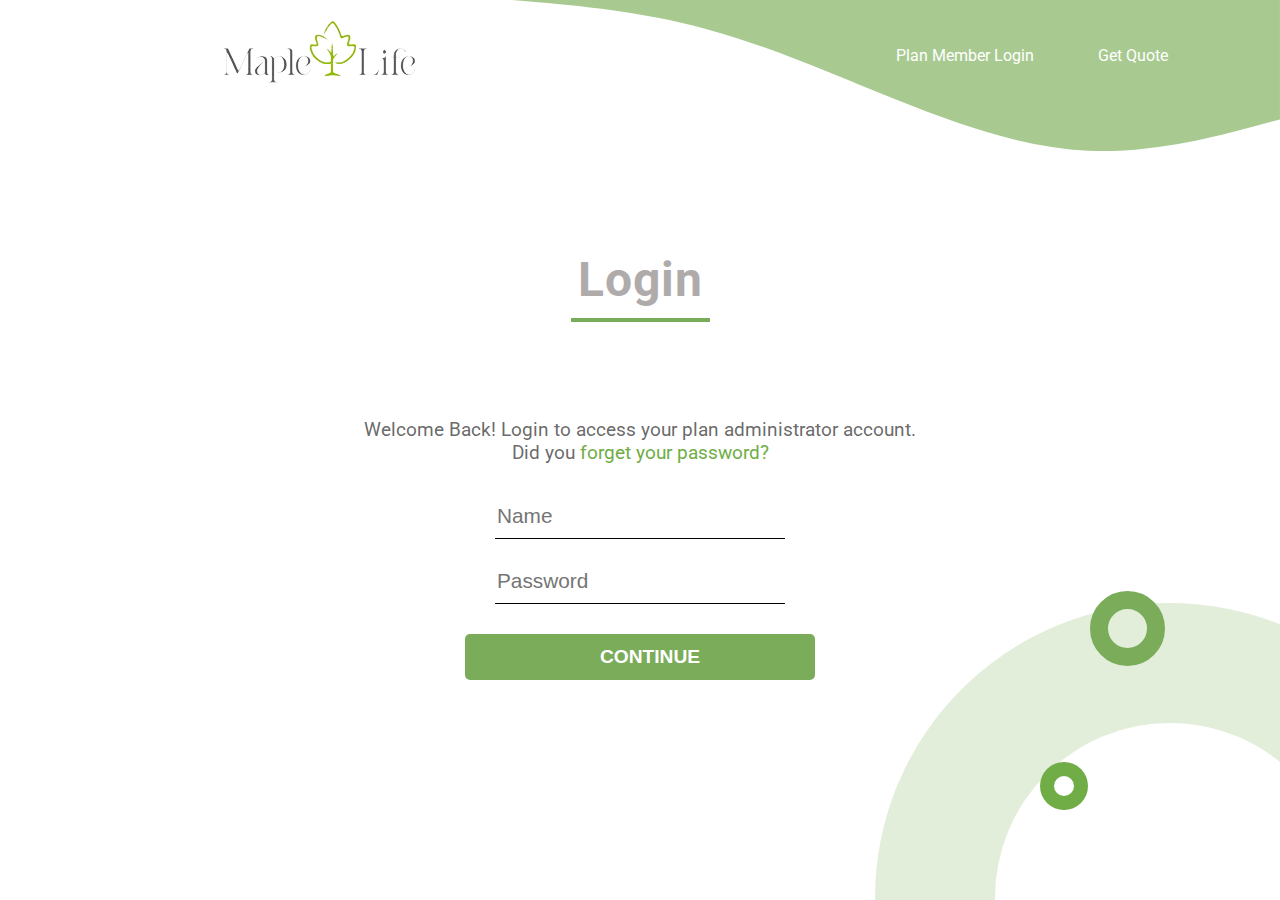
<file: Login.html>
<!DOCTYPE html>
<html lang="en">

<head>
    <meta charset="UTF-8">
    <meta http-equiv="X-UA-Compatible" content="IE=edge">
    <meta name="viewport" content="width=device-width, initial-scale=1.0">
    <title>Document</title>

    <!-- Style Sheet -->
    <link rel="stylesheet" href="style.css">
    
    <!-- Google Font -->
    <link
        href="https://fonts.googleapis.com/css?family=Roboto:100,100italic,300,300italic,regular,italic,500,500italic,700,700italic,900,900italic"
        rel="stylesheet" />
    
    <!-- Font Awesome -->
    <link rel="stylesheet" href="https://cdnjs.cloudflare.com/ajax/libs/font-awesome/5.15.3/css/all.min.css"
        integrity="sha512-iBBXm8fW90+nuLcSKlbmrPcLa0OT92xO1BIsZ+ywDWZCvqsWgccV3gFoRBv0z+8dLJgyAHIhR35VZc2oM/gI1w=="
        crossorigin="anonymous" />
</head>

<body>
    <div class="main-page n-overrflow">
        <header>
            <div class="logo">
                <a href="#">
                    <img src="./images/logo-green.png" />
                </a>
            </div>
            <div class="quote1">
                <ul>
                    <li><a href="#">Plan Member Login</a></li>
                    <li><a href="#">Get Quote</a></li>
                </ul>
            </div>
        </header>

        <main>
            <form>
                <div class="login main-heading">
                    Login
                </div>
                <p>Welcome Back! Login to access your plan administrator account.</p>
                <p>Did you <a href="#">forget your password?</a></p>
                <input type="text" placeholder="Name">
                <input type="password" placeholder="Password">
                <button class="btn"><i class="fas fa-arrow-circle-right"></i>CONTINUE</button>
            </form>
        </main>


        <svg xmlns="http://www.w3.org/2000/svg" viewBox="0 0 1440 320">
            <path fill="#a8ca91" fill-opacity="1"
                d="M0,0L60,5.3C120,11,240,21,360,53.3C480,85,600,139,720,186.7C840,235,960,277,1080,282.7C1200,288,1320,256,1380,240L1440,224L1440,0L1380,0C1320,0,1200,0,1080,0C960,0,840,0,720,0C600,0,480,0,360,0C240,0,120,0,60,0L0,0Z">
            </path>
        </svg>

        <div class="circle-small">
            <div class="inner-circle-small"></div>
        </div>
        <div class="circle-medium"></div>
        <div class="circle-large">
            <div class="inner-circle-large"></div>
        </div>

    </div>
</body>

</html>
</file>
<file: style.css>
* {
    padding: 0%;
    margin: 0%;
    box-sizing: border-box;
}

body {
    line-height: 1.2;
    font-family: "Roboto";
}

/* Utilites */
.main-heading {
    font-size: 3rem;
}


.main-page {
    position: relative;
    top: 0%;
    overflow: hidden;
    height: 100vh;
    width: 100%;
}
.main-page>main{height: 80vh;display: flex;align-items: center;justify-content: center;}
/* Header Section */

header {
    display: flex;
    justify-content: center;
    align-items: center;
}

header > div{
    width: 50%;
}

div.logo {
    text-align: center;
    font-size: 2rem;
    color: #333;
}

header > div:nth-child(2) {
    padding: 45px 8%;
    display: flex;
    align-items: center;
    justify-content: flex-end;
}

header a {
    display: block;
    margin: 0px 10px;
    color: #fff;
    text-decoration: none;
}

/* Main Section */

form {
    display: flex;
    flex-direction: column;
    justify-content: center;
    align-items: center;
    padding: 50px;
}

form > .login {
    letter-spacing: 1px;
    border-bottom: 4px solid #7aac59;
    color: #afabab;
    margin-bottom: 2em;
    padding: 10px 7px;
    font-weight: 700;
}

.btn {
    color: #fff;
    font-size: 1.2rem;
    font-weight: bold;
    display: block;
    padding: 12px 0px;
    width: 350px;
    background-color: #7aac59;
    border: none;
    margin: 20px 0px;
    border-radius: 5px;
    cursor: pointer;
}

.btn:hover {
    background-color: #71a84d;
}

.btn:active {
    transform: scale(.98);
}

/* For Login Page */

form p {
    font-size: 1.2rem;
    color: rgba(51, 51, 51, 0.74);
}

form p:nth-child(3) {
    margin-bottom: 20px;
}

form a {
    color: #70ad47;
    text-decoration: none;
}

form input {
    outline: none;
    font-size: 1.3rem;
    padding: 10px 2px;
    width: 290px;
    display: block;
    margin: 10px;
    border: none;
    border-bottom: 1px solid black;
}

form button i {
    margin: 0px 10px;
}

/* Wave and Circle  */

svg {
    width: 60%;
    max-height: 300px;
    position: absolute;
    top: 0%;
    right: 0%;
    z-index: -1;
}


.circle-small {
    position: absolute;
    bottom: 10%;
    right: 15%;
    background-color: #70ad47;
    border-radius: 100%;
    padding: 14px;
    z-index: -1;
}

.inner-circle-small {
    width: 20px;
    height: 20px;
    background-color: white;
    border-radius: 100%;
}

.circle-medium {
    position: absolute;
    bottom: 26%;
    right: 9%;
    background-color: transparent;
    border-radius: 100%;
    z-index: -5;
    width: 75px;
    height: 75px;
    border: 18px solid #7aac59;
}

.inner-circle-medium {
    width: 25px;
    height: 25px;
    background-color: white;
    border-radius: 100%;
}

.circle-large {
    position: absolute;
    right: -160px;
    bottom: -200px;
    background-color: #e2eeda;
    border-radius: 100%;
    padding: 120px;
    z-index: -10;
}

.inner-circle-large {
    width: 230px;
    height: 230px;
    background-color: white;
    border-radius: 100%;
}
.quote1>ul{list-style-type: none;}
    .quote1>ul>li{display: inline-block;vertical-align: middle;}
    .quote1>ul>li:last-child{margin-left: 40px;}

@media screen and (min-width: 1280px) {
    .circle-large {
        right: -185px;
        bottom: -293px;
    }
    
    .inner-circle-large {
        width: 350px;
        height: 350px;
    }
}

@media screen and (max-width: 1000px) {
    .circle-large {
        right: -160px;
        bottom: -200px;
    }
    
    .inner-circle-large {
        width: 230px;
        height: 230px;
    }
}

@media screen and (max-width: 800px) {
    svg {
        width: 90%;
    }
    
    .circle-small {
        bottom: 4%;
        right: 25%;
    }

    .inner-circle-small {
        width: 20px;
        height: 20px;
        background-color: white;
        border-radius: 100%;
    }

    .circle-medium {
        bottom: 14%;
        right: 10%;
    }

    .inner-circle-medium {
        width: 25px;
        height: 25px;
    }

    .circle-large {
        right: -160px;
        bottom: -200px;
    }
    
    .inner-circle-large {
        width: 130px;
        height: 130px;
    }
    
}

@media screen and (max-width: 630px) {
    header > div:nth-child(2) {
        padding: 45px 4%;
    }

    svg {
        width: 130%;
        max-height: 500px;
    }
}

@media screen and (max-width: 500px) {
    header > div:nth-child(2) {
        padding: 45px 0%;
    }

    svg {
        width: 150%;
        max-height: 500px;
    }
}
</file>
<file: dashboard.css>
/* Utility Class */

/* width */
::-webkit-scrollbar {
    width: 10px;
}

/* Track */
::-webkit-scrollbar-track {
    background: #f1f1f1;
    border-radius: 1px;
}

/* Handle */
::-webkit-scrollbar-thumb {
    background: #888; 
}

/* Handle on hover */
::-webkit-scrollbar-thumb:hover {
    background: #555; 
}

.flex {
    display: flex;
}

.justify-center {
    justify-content: center;
}

.align-item-center {
    align-items: center;
}

.btn {
    display: block;
    border: none;
}

.color-white {
    color: white;
}

.color-light-black {
    color: #333333a9;
}

.red-star {
    color: red;
    font-size: 1.5rem;
    pointer-events: none;
}

table,
td{
    border-collapse: collapse;
}

i {
    pointer-events: none !important;
}

button:hover {
    cursor: pointer;
}

button:active {
    transform: scale(.97);
}

/* Style the tab content */
.tabcontent {
    display: none;
    animation: fadeEffect .6s;
}

/* Go from zero to full opacity */
@keyframes fadeEffect {
    from {opacity: 0;}
    to {opacity: 1;}
}

/* Company, Employee and Employee Detail Tabs */
.tab-section {
    margin: 0px 20px;
    border-bottom: 1px solid #ccc;
    justify-content: space-between;
}

.tab {
    list-style-type: none;
}

.tab li {
    position: relative;
    top: 0%;
    overflow: hidden;
}

/* Style the buttons inside the tab */
.tab button {
    background-color: transparent;
    border: none;
    outline: none;
    padding: 14px 16px;
    transition: 0.3s;
    font-size: 17px;
    font-size: 1rem;
    font-weight: 600;
}

.tab span.underline {
    width: 100%;
    height: 2px;
    background-color: #7aac59;
    position: absolute;
    bottom: 0%;
    left: 0%;
    transform: translateX(100%);
    transition: all 0.1s linear;
}

/* Create an active/current tablink class */
.tab span.underline.active {
    transform: translateX(0%);
}

/* Style the tab content */
.tabcontent {
    padding: 6px 12px;
}

/* Tab Content */
.panel {
    background-color: white;
    max-height: 0;
    overflow: hidden;
    transition: max-height 0.2s ease-out;
}

/* Global Accordion */
.accordion {
    padding: 0px 15px;
    width: 100%;
    border: none;
    text-align: left;
    outline: none;
    font-size: 1.2rem;
    transition: all 0.5s linear;
    margin: 10px 0px;
}

.accordion:active{
    transform: scale(1);
}

.accordion::before {
    content: '\003E';
    color: #777;
    font-size: 2.2rem;
    font-weight: bold;
    float: left;
    margin-right: 20px;
}

.active::before {
    content: '\2228';
    transform: skewX(2deg);
}

.color-green {
    background-color: #7aac59;
}

.hidden {
    display: none !important;
}

* {
    padding: 0%;
    margin: 0%;
    box-sizing: border-box;
}

body {
    line-height: 1.2;
    font-family: "Roboto";
}

.main {
    height: 100vh;
    width: 100%;
}

/* Header Section */
header {
    background: rgb(109,157,78);
    background: linear-gradient(204deg, rgba(109,157,78,1) 0%,
    rgba(112,161,79,1) 57%, rgb(119, 171, 83) 100%);
    justify-content: space-between;
    padding: 10px 3% 10px 2%;
}

header .hambuger button{
    flex-direction: column;
    gap: 7px;
    border: none;
}

header .hambuger div {
    width: 30px;
    height: 4px;
    background-color: #fff;
}

header .logo {
    position: relative;
    bottom: 7px;
}

header button {
    background-color: transparent;
    margin-right: 0px;
    padding: 20px;
}

header button i {
    font-size: 2.2rem;
}

/* Notification Section */
.notification {
    position: relative;
    top: 0%;
}

.red-circle {
    position: absolute;
    top: 16px;
    left: 34px;
    width: 20px;
    height: 20px;
    background-color: rgba(255, 0, 0, 0.795);
    border-radius: 100%;
    border: 2px solid #fff;
    pointer-events: none;
}

.notification-box {
    position: absolute;
    top: 80px;
    right: -30px;
    z-index: 10;
    width: 400px;
    background-color: #fff;
    box-shadow: 0px 0px 4px 3px gray;
    border-radius: 4px;
    display: none;
}

.notification-box-active{
    display: block;
}

.notification-box::before {
    content: "";
    position: absolute;
    top: -39px;
    right: 44px;
    border-top: 20px solid transparent;
    border-left: 20px solid transparent;
    border-right: 20px solid transparent;
    border-bottom: 20px solid #fff;
    pointer-events: none;
}

.notification-list {
    list-style-type: none;
    padding: 20px 0px;
}

.notification-list li {
    padding: 10px;
    text-align: center;
}

/* User Section */
.user {
    position: relative;
    top: 0px;
}

.user-box {
    position: absolute;
    top: 70px;
    right: 20px;
    width: 200px;
    background-color: #fff;
    padding: 10px;
    display: none;
    z-index: 20;
}

.user-box-active {
    display: block;
}

.user-list {
    list-style-type: none;
}

.user-list li {
    padding: 10px;
}

.user-list li a {
    text-decoration: none;
    color: #333;
}

.user-list i {
    margin-right: 13px;
}

/* Activity Section */
.activity-section {
    width: 100%;
    padding-top: 40px;
    margin-bottom: 20px;
    justify-content: end;
}

.activity-section > div{
    justify-content: space-between;
    width: 92%;
}

/* Filter Fields */

.filter-fields select {
    font-size: 1rem;
    padding: 5px 20px;
    border: none;
}

/* Different Buttons */
.different-btns select {
    font-size: 1rem;
    padding: 5px 20px;
    border: none;
    margin-right: 10px;
}

.different-btns input {
    font-size: 1rem;
    padding: 5px 10px 5px 30px;
    background-image: url(./images/search-icon.png);
    background-repeat: no-repeat;
    background-size: 23px;
    background-position: 5px center;
    border: 1px solid #333333a9;
    border-radius: 3px;
    outline: none;
}

.different-btns .btn-icon {
    padding: 5px 8px;
    margin: 0px 8px;
    border-radius: 3px;
    background-color: rgba(204, 204, 204, 0.781);
}

.change-btn-style {
    color: #fff !important; 
    background-color: #333 !important;
}

.different-btns .add-company-btn,
.different-btns .add-employee-btn,
.different-btns .download-btn,
.different-btns .edit-btn {
    border-radius: 3px;
    margin: 0px 8px;
    width: 200px;
    background-color: rgb(119, 171, 83);
    font-size: 1rem;
    font-weight: bold;
    display: none;
    padding: 6px 0px;
}

/* Main Section */
.main-section {
    flex-direction: row;
    align-items: stretch;
}

/* Important Section */
.main-section > div:nth-child(1) {
    width: 100%;
    order: 1;
}

.main-container {
    height: 70vh;
    max-height: 780px;
    overflow: hidden;
}

/* Main Tabs Links */
.main-container section:nth-child(1),
.main-container section:nth-child(1) ul {
    height: 100%;
    width: 13%;
}

.main-container section:nth-child(1) ul {
    list-style-type: none;
    flex-direction: column;
    width: 100%;
    justify-content: space-between;
    padding: 20px 10px;
}

.main-container section:nth-child(1) ul li{
    width: 100%;
}

.main-container section:nth-child(1) button {
    width: 100%;
    border: none;
    gap: 5px;
    background-color: transparent;
    color: #777;
}

.main-container section:nth-child(1) i {
    font-size: 2.4rem;
    flex: 1 1 0;
    color: inherit;
}

.main-container section:nth-child(1) button span{
    font-size: 1.1rem;
    flex: 2 1 0;
    display: block;
    text-align: left;
    font-weight: bold;
    color: inherit;
    pointer-events: none;
}

.active-main-tab {
    color: #7aac59 !important;
}

/* Main Tabs Content */

.main-container section:nth-child(2){
    overflow-y: scroll;
    width: 100%;
}

/* Company and Employees Content */
.main-container table.main-table{
    width: 100%;
    max-height: 100%;
}

.table-head {
    position: sticky;
    top: 0%;
}

.main-container input[type="checkbox"]{
    height: 25px;
    width: 25px;
    display: block;
    margin: auto;
}

.main-container th {
    text-align: left;
    background-color: #7aac59;
}

.main-container th,
.main-container td {
    padding: 10px .98%;
}

.main-container tr:nth-child(odd){
    background-color: rgba(204, 204, 204, 0.308);
}

.main-container .cell-w-5{
    width: 5%;
}

.main-container .cell-w-10{
    width: 10%;
}

.main-container .cell-w-15 {
    width: 15%;
}

.main-container .cell-w-20 {
    width: 20%;
}

.first-character {
    padding: 7px 14px;
    border-radius: 100%;
    background-color: #7aac59;
}

.employee-detail-btn {
    text-align: left;
    background-color: transparent;
    border: none;
    width: 100%;
    height: 100%;
    font-size: 1rem;
}

/* css v2 starts*/

/* Import Employee Section */
main#upload {
    width:100%;
    height: 100%;
    display: none;
    transition: .3s;
}

.show-upload-modal{
    display: block !important;
}

#upload h3{
    font-size: 1.3rem;
    font-weight:400;
    margin: 20px 30px;
}

.nav {
    width: 80%;
    margin: 0 auto 50px;
}

.nav ul{
    list-style-type: none;
    justify-content: space-between;
}

.nav ul li:nth-child(1),
.nav ul li:nth-child(3),
.nav ul li:nth-child(5){
    text-align: center;
    width: max-content;
    font-size: 1.3rem;
    position: relative;
    top: 0%;
}

.nav ul li:nth-child(1) div:nth-child(1),
.nav ul li:nth-child(3) div:nth-child(1),
.nav ul li:nth-child(5) div:nth-child(1){
    width: 45px;
    height: 45px;
    text-align: center;
    font-size: 24px;
    color: #fff;
    border-radius: 100%;
    line-height: 45px;
    margin: 0 auto 10px;
    background-color: #aaaaaa;
}

.nav ul li:nth-child(1) div:nth-child(2),
.nav ul li:nth-child(3) div:nth-child(2),
.nav ul li:nth-child(5) div:nth-child(2){
    position: absolute;
    top: 100%;
    width: max-content;
    left: 50%;
    transform: translateX(-50%);
}

.bg-green{
    background-color: #7aac59 !important;
}

/* Progressive Bar */
.progressive-bar {
    flex: 1;
    background-color: #77777775;
    border-radius: 10%;
}

.progressive-bar div{
    background-color: #7aac59;
    width: 0%;
    padding: 3px 0px;
}

/* Hidding Section */
.hide{
    display: none !important;
}

/* Import1 */

#import1 {
    width: 100%;
}

.fileTakerMain{
    width: 40%;
    margin: 20px auto;
}

.fileTakerMain label div{
    cursor: pointer;
}

.fileTaker{
    width: 100%;
    border: 5px dashed #4b494971;
    border-radius:25px;
    padding: 20px;
    text-align:center;
}

.fileTaker i{
    font-size: 3em;
}

.fileTaker p{
    font-size: 2rem;
    margin: 20px auto;
    color:#858585;
    background-color: g;
}

.fileTaker h6{
    font-size: 1.5rem;
    font-weight:400;
    margin-bottom:20px;
}

.fileTaker button{
    margin: 10px auto;
    background-color: #7aac59;
    width: 200px;
    padding: 10px;
    border-radius: 5px;
    font-size: 1rem;
    font-weight: bold;
}

.fileTaker input{
    display: none;
}


#import1 > p {
    font-size: 18px;
    line-height: 2;
    padding: 0px 60px;
    margin-bottom: 10px;
}

/* Import2 */
#import2 {
    margin: 20px auto;
    width: 85%;
}

.importOptionsList > ul{
    list-style-type:none;
    padding: 40px 0px 100px 0px;
}

.importOptionsList>ul>li{
    margin-bottom:15px;
}

.importOptionsList>ul>li span{
    font-weight:bold;
    color:#858585;
    margin-right:20px;
    width: 150px;
    display: inline-block;
    font-weight: bold;
}

.importOptionsList >ul >li select{
    padding:10px;
    width:260px;
    font-weight: bold;
}

.importOptionsList > ul> li:last-child p{
    display: inline-block;
    flex: 1;
}

.importOptionsList > ul> li:last-child input{
    width: 30px;
    height: 30px;
    float: left;
    margin: 0px 18px;
}

/* Import3 */
.new-table>table{
    margin: 30px auto;
    width: 97%;
    border-radius: 4px;
}

.new-table > table > tbody > tr:first-child {
    background-color:#7aac59 !important;
    color:#fff;
    font-weight:400;
    font-size: 1.2rem;
}

.new-table>table td{
    width: 33.33%;
    text-align:left;
    padding: 30px 15px;
}

.new-table>table td select{
    padding: 10px 15px;
    border-radius: 5px;
    font-size: 1rem;
}

.show{
    display: block !important;
}

/* Billing Content */
#Billing .bill-table-1,
#Billing .bill-table-2{
    width:99.5%;
    min-width: 1200px;
}

/* Bill Table 1 */
#Billing .bill-table-1 > thead{
    color:#fff;
}

#Billing .bill-table-1 > thead>tr th{
    padding: 10px;
    width:90px;
    text-align:right;
    font-size:11px;
}

#Billing .bill-table-1 > tbody tr td{
    text-align:right;
    width: auto;
    padding: 5px 3px;
    font-size: 13px;
}

#Billing .bill-table-1 > tbody tr{
    background-color: #fff;
}

.below-tbody tr{
    background-color:#efefef !important;
}

.below-tbody tr:nth-child(1){
    border-top: 2px solid #000;
}


/* Bill Table 2 */
.bill-table-2,
.bill-table-2 td {
    border: 1px solid #333;
}

.bill-table-2 td {
    width: 120px;
    height: 40px;
    background-color: #fff;
}

.import-employee-decision-button {
    gap: 15px;
}

.import-employee-decision-button button {
    width: 200px;
    padding: 10px;
    font-size: 1rem;
    font-weight: bold;
}

/* Resources Content */
#Resources div{
    padding: 5px 10px;
    flex-wrap: wrap;
}

#Resources figure {
    width: 25%;
    padding: 15px 10px;
}

#Resources figure img {
    aspect-ratio: 457 / 305;
}

#Resources figure h4 {
    font-size: 1rem;
    padding: 15px 0px;
}

#Resources figure p {
    text-align: justify;
}

/* Change Page Section */
.change-page {
    padding: 10px 30px;
    justify-content: right;
}

.change-page > div {
    width: 92%;
    justify-content: space-between;
}

.change-page > div > div:nth-child(1) button,
.change-page > div > div:nth-child(1) p {
    margin: 2px 10px;
    font-size: 1.1rem;
    padding: 10px;
    background-color: transparent;
}

.page-no {
    border: 1px solid rgba(0, 0, 0, 0.527);
    padding: 0px 20px;
    margin: 0px 20px;
}

.no-pages {
    padding: 0px 7px;
}

.change-page > div > div:nth-child(2) {
    margin: 2px 10px;
    font-size: 1.1rem;
    padding: 10px;
    background-color: transparent;
}

/* Side Section on Click */
.side-section {
    width: 0%;
    order: 2;
    overflow: hidden;
    transition: all 100ms linear;
    padding-top: 50px;
}

.side-section-active {
    width: 260px;
}

.side-section > div{
    flex-direction: column;
}

.company-tab-btn,
.news-letter-tab-btn,
.employee-tab-btn {
    display: none;
}

.company-tab-btn .import-file,
.company-tab-btn .export-file,
.employee-tab-btn .import-file,
.employee-tab-btn .export-file,
.news-letter-tab-btn .import-file {
    font-size: 1rem;
    margin: 10px 0px;
    padding: 10px 2px;
    width: 200px;
    border: 4px;
}

/* Add and Remove Buttons */
.add-remove-carrier-btn,
.add-remove-beneficiary-btn,
.add-remove-contingent-btn,
.add-remove-dependent-information-btn {
    margin: 20px auto;
    padding: 30px 0px 10px !important;
    border-top: 3px solid #ccc;
    gap: 20px;
}

.add-remove-carrier-btn button,
.add-remove-beneficiary-btn button,
.add-remove-contingent-btn button,
.add-remove-dependent-information-btn button {
    width: 250px;
    padding: 10px;
    font-size: 1rem;
    font-weight: bold;
    border-radius: 4px;
    border: none;
}

.add-remove-carrier-btn button:nth-child(1),
.add-remove-beneficiary-btn button:nth-child(1),
.add-remove-contingent-btn button:nth-child(1),
.add-remove-dependent-information-btn button:nth-child(1){
    color: #777;
}

/* Modals */
.add-company-modal,
.add-employee-modal,
.employee-detail-modal {
    position: fixed;
    top: 0%;
    width: 100%;
    height: 100vh;
    background-color: rgba(204, 204, 204, 0.432);
    transform: translateX(100%);
    transition: all 150ms linear;
    overflow-x: hidden;
    overflow-y: auto;
}

.active-modal {
    transform: translate(0%); 
}

.add-company-form,
.add-employee-form,
.employee-detail-form {
    position: absolute;
    top: 0%;
    right: 0%;
    width: 80%;
    min-height: 100vh;
    background-color: #ffffff;
    z-index: 10;
}

.add-company-form .company-form-decision-button,
.employee-detail-form .employee-detail-decision-button,
.add-employee-form .employee-form-decision-button{
    justify-content: right;
    gap: 30px;
    padding: 0px 20px;
}

.company-form-decision-button button,
.employee-form-decision-button button,
.employee-detail-decision-button button {
    width: 200px;
    padding: 10px;
    font-size: 1rem;
    font-weight: bold;
    border-radius: 4px;
}

/* Add Company Form */
.add-company-form .company-form-header {
    padding: 30px 26px;
    font-size: 1.2rem;
}

/* Policy Section And Plan Administrator */
.poliy-holder-section .panel div.flex,
.plan-administrator-section .panel div.flex{
    padding: 5px 0px;
    width: 95%;
}

.poliy-holder-section .panel div.flex div,
.plan-administrator-section .panel div.flex div{
    width: 50%;
    padding: 5px 0px;
    justify-content: space-between;
    gap: 5px;
}

.poliy-holder-section .panel div.flex label,
.plan-administrator-section .panel div.flex label{
    flex: 1;
    text-align: right;
    font-size: 1rem;
    display: block;
    font-weight: bold;
    margin-right: 10px;
}

.poliy-holder-section .panel div.flex input,
.poliy-holder-section .panel div.flex select,
.plan-administrator-section .panel div.flex input,
.plan-administrator-section .panel div.flex select{
    width: 70%;
    display: block;
    font-size: 1rem;
    color: #777;
    padding: 5px;
    border-radius: 4px;
    border: 1px solid #777;
    outline: none;
}

/* Policy Holder Section */
.send-email-btn {
    padding: 10px 70px;
    font-size: 1rem;
    margin: 20px auto;
    background-color: #7aac59;
    font-weight: bold;
    border-radius: 4px;
    display: none;
}

.s-e-btn-active {
    display: block;
}

#policy > .welcome-2{
    width: 200px;
    margin: auto;
    padding: 10px;
    font-size: 1rem;
    font-weight: bold;
}

/* Plan Administrator Section */
.email-btn {
    padding: 10px 70px;
    font-size: 1rem;
    margin: 20px auto;
    background-color: #7aac59;
    font-weight: bold;
    border-radius: 4px;
}

.plan-administrator-section .plan-administrator-btn{
    border-top: 4px solid #ccc;
    padding: 30px !important;
    display: flex;
    gap: 30px;
    margin: auto;
}

.plan-administrator-section .plan-administrator-btn button{
    padding: 10px 40px;
    font-size: 1rem;
    font-weight: bold;
    border-radius: 4px;
    border: none;
}

.plan-administrator-section .plan-administrator-btn button:nth-child(1){
    color: #636363;
}

.plan-administrator-section .plan-administrator-btn button:nth-child(2){
    background-color: #ff1717c4;

}

/* Employee Information */
.employee-information-section .panel > div:nth-child(1){
    justify-content: space-between;
    gap: 10px;
}

.employee-information-section .panel > div:nth-child(1) > div{
    width: 33%;
    flex-direction: column;
}

.employee-information-section .panel > div:nth-child(1) > div label,
.employee-information-section .panel > div:nth-child(1) > div input{
    display: block;
    width: 100%;
    border-radius: 3px;
    font-size: 1rem;
}

.employee-information-section .panel > div:nth-child(1) > div label {
    padding: 5px 0px;
}

.employee-information-section .panel > div:nth-child(1) > div input{
    padding: 5px 10px;
    border: 1px solid #777;
}

/* Benefits and Employer Contributions Section */
.benef-and-contri-section {
    padding: 10px;
    gap: 10px;
}

.benef-and-contri-section table {
    width: 70%;
}

.benef-and-contri-section table td{
    width: 20%;
    text-align: center;
}

.benef-and-contri-section table td:nth-child(2){
    width: 60%;
    text-align: left;
}

.checkbox-field {
    height: 20px;
    width: 20px;
}

.text-field {
    width: 100%;
    height: 100%;
    padding: 6px;
}

/* Waiting Period */
.waiting-period {
    padding: 3px;
}

.waiting-period div:nth-child(1){
    font-size: 1rem;
    font-weight: 700;
}

.waiting-period div:nth-child(2){
    justify-content: space-evenly;
    margin-top: 20px;
}

.waiting-period > div:nth-child(2) input,
.waiting-period > div:nth-child(2) select{
    width: 40%;
    color: #777;
    font-size: 1rem;
    padding: 5px;
}

.add-remove-class-btn {
    margin-top: 30px;
}

.add-remove-class-btn .btn {
    width: 80%;
    padding: 10px;
    margin: 15px auto;
    font-size: 1rem;
    border-radius: 3px;
}

.add-remove-class-btn .btn:nth-child(1){
    color: #636363;
}

/* Add and Remove Division */
.division-buttons {
    margin-top: 10px;
    border-top: 3px solid #ccc;
    padding: 20px 20px 100px;
    gap: 20px;
}

.division-buttons .btn {
    padding: 10px;
    font-size: 1rem;
    border-radius: 3px;
    width: 270px;
}

/* Unit Rates Section */

/* Carriers Section */
.carriers-section .panel div{
    padding: 2px 0px;
}

.carriers-section .panel div > div:nth-child(1){
    width: 10%;
    text-align: center;
    font-size: 1rem;
}

.carriers-section .panel div select{
    padding: 5px;
    border: none;
    outline: none;
    color: #777;
    font-size: 1rem;
    font-weight: bold;
}

.carriers-section .panel div > div:nth-child(1) input[type="checkbox"]{
    height: 20px;
    width: 20px;
    background-color: darksalmon;
    border: 1px solid black;
}

/* Unit Rate Section */
.unit-rate-section h5 {
    color: #777;
    font-size: 1rem;
    border-bottom: 3px solid #ccc;
    padding: 10px 0px;
    margin: 15px 0px;
}
.unit-rate-section .panel > div{
    padding: 0px 20px;
    font-size: 1rem;
    width: 50%;
}

.unit-rate-section .panel > div > div:nth-child(1){
    width: 60%;
    padding: 10px;
    font-size: 1rem;
}

.unit-rate-section .panel > div > div:nth-child(2),
.unit-rate-section .panel > div > input{
    width: 40%;
    padding: 10px;
    font-size: 1rem;
    color: #777;
    border-color: rgba(255, 0, 0, 0.705);
}

/* Schedule Section */
.schedule-section h5 {
    color: #777;
    font-size: 1rem;
    border-bottom: 3px solid #ccc;
    padding: 10px 0px;
    margin: 15px 0px;
}

/* Schedule Table 1 , 2 and 3 */
.schedule-section .schedule-table-1,
.schedule-section .schedule-table-2,
.schedule-section .schedule-table-3{
    margin: 10px 15px;
    font-size: 1rem;
}

/* Schedule Table 1 */
.schedule-section .schedule-table-1 {
    width: 70%;
}

.schedule-section .schedule-table-1 input,
.schedule-section .schedule-table-1 select,
.schedule-section .schedule-table-2 input,
.schedule-section .schedule-table-2 select,
.schedule-section .schedule-table-3 input,
.schedule-section .schedule-table-3 select {
    width: 100%;
    padding: 5px;
    font-size: 1rem;
    color: #777;
}

.schedule-section .schedule-table-1 td:nth-child(1) {
    width: 45%;
}

.schedule-section .schedule-table-1 td:nth-child(2){
    width: 35%;
}

.schedule-section .schedule-table-1 td:nth-child(3),
.schedule-section .schedule-table-1 td:nth-child(4) {
    width: 10%;
    text-align: center;
}

.schedule-section .schedule-table-1 select {
    padding: 9px 2px;
}

/* Schedule Table 2 and 3 */
.schedule-section .schedule-table-2,
.schedule-section .schedule-table-3{
    width: 97%;
    overflow-x: scroll;
}

.schedule-section .schedule-table-2 table,
.schedule-section .schedule-table-3 table{
    width: 100%;
    min-width: 700px;
}

.schedule-section .schedule-table-2 td:nth-child(1),
.schedule-section .schedule-table-3 td:nth-child(1){
    width: 25%;
}

.schedule-section .schedule-table-2 td:nth-child(2),
.schedule-section .schedule-table-3 td:nth-child(2){
    width: 15%;
}

.schedule-section .schedule-table-2 td:nth-child(3),
.schedule-section .schedule-table-2 td:nth-child(4),
.schedule-section .schedule-table-2 td:nth-child(6),
.schedule-section .schedule-table-2 td:nth-child(7),
.schedule-section .schedule-table-2 td:nth-child(8),
.schedule-section .schedule-table-3 td:nth-child(3),
.schedule-section .schedule-table-3 td:nth-child(4),
.schedule-section .schedule-table-3 td:nth-child(6),
.schedule-section .schedule-table-3 td:nth-child(7),
.schedule-section .schedule-table-3 td:nth-child(8){
    width: 10%;
}

.schedule-section .schedule-table-2 td:nth-child(5),
.schedule-section .schedule-table-2 td:nth-child(9),
.schedule-section .schedule-table-3 td:nth-child(5),
.schedule-section .schedule-table-3 td:nth-child(9){
    width: 5%;
}

/*  Add New Employee */
.add-employee-form .employee-form-header {
    padding: 30px 26px;
    font-size: 1.2rem;
}

/* Employee Detail */
.employee-detail-form .employee-detail-form-header {
    padding: 30px 26px;
    font-size: 1.2rem;
}

.employee-detail-form .employee-detail-form-header .first-character {
    padding: 20px 23px;
}

.close-detail-model {
    position: absolute;
    top: 130px;
    left: -38px;
    padding: 20px 10px;
    font-size: 2.4rem;
    background-color: #fff;
    border: 1px solid #555;
}

.employee-detail-form .employee-detail-decision-button {
    display: none;
}

.edit-action-section {
    gap: 10px;
}

.edit-action-section button{
    padding: 10px;
    font-size: 1rem;
}

.edit-action-section select{
    padding: 10px;
    font-size: 1rem;
    background-color: #f1f1f1;
    border: none;
    font-weight: bold;
}

/* Add New Employee and Employee Detail */
.plan-sponsor-section .panel div.flex input,
.plan-sponsor-section .panel div.flex select,
.plan-member-information .panel > div.flex > div > input,
.plan-member-information .panel > div.flex > div > select,
.refusal-of-benefits .panel > div.flex > div > input,
.refusal-of-benefits .panel > div.flex > div > select,
.beneficiary-designations .panel > div.flex > div input,
.beneficiary-designations .panel > div.flex > div label,
.contingent-beneficiary-designation .panel > div.flex > div input,
.contingent-beneficiary-designation .panel > div.flex > div label,
.trustee-appointee .panel > div.flex > div input,
.trustee-appointee .panel > div.flex > div label,
.spousal-information-section > div.flex > div input,
.spousal-information-section > div.flex > div label,
.spousal-information-section > div.flex > div select,
.dependent-information-section > div.flex > div input,
.dependent-information-section > div.flex > div label,
.dependent-information-section > div.flex > div select,
.spaecial-style-1 select {
    display: block;
    font-size: 1rem;
    color: #777;
    padding: 5px;
    border-radius: 4px;
    border: none;
    outline: none;
}

/* Plan Sponsor Section */
.plan-sponsor-section .panel > div.flex{
    padding: 5px 0px;
    width: 95%;
}

.plan-sponsor-section .panel div.flex > div{
    width: 35%;
    padding: 5px 0px;
    justify-content: space-between;
}

.plan-sponsor-section .panel div.flex > div:nth-child(1){
    width: 30%;
}

.plan-sponsor-section .panel div.flex label{
    width: 45%;
    flex: 1;
    text-align: right;
    font-size: 1rem;
    display: block;
    font-weight: bold;
    margin-right: 10px;
}

.plan-sponsor-section .panel div.flex input,
.plan-sponsor-section .panel div.flex select{
    width: 55%;
}

.plan-sponsor-section .panel div.flex select {
    width: 70%;
}

/* Plan Member Information */
.plan-member-information .panel > div.flex{
    padding: 5px 0px;
    width: 95%;
}

.plan-member-information .panel > div.flex > div{
    padding: 5px 0px;
    width: 50%;
    gap: 5px;
}

.plan-member-information .panel > div.flex > div > label{
    width: 20%;
    text-align: right;
    font-size: 1rem;
    display: block;
    font-weight: bold;
    margin-right: 10px;
}

.plan-member-information .panel > div.flex > div > input,
.plan-member-information .panel > div.flex > div > select{
    width: 70%;
}

.plan-member-information .panel > div.flex:nth-child(2) > div:nth-child(1) > select{
    width: 30%;
}

.plan-member-information .panel > div.flex:nth-child(4) > div > select{
    width: 60%;
}

.plan-member-information .panel > div.flex:nth-child(5) > div > label{
    width: 20%;
}
.plan-member-information .panel > div.flex:nth-child(5) > div > select{
    width: 20%;
}

.plan-member-information .panel > div.flex:nth-child(6) > div > label{
    width: 70%;
}

.plan-member-information .panel > div.flex:nth-child(6) > div > input{
    width: 20%;
}

.plan-member-information .panel > div.flex:nth-child(7) > div{
    width: 90%;
}

.plan-member-information .panel > div.flex:nth-child(7) > div > label{
    width: 11%;
}

/* Refusal of Benefits */
.refusal-of-benefits .panel > div.flex{
    padding: 5px 0px;
    width: 95%;
}

.refusal-of-benefits .panel > div.flex > div:nth-child(1){
    width: 70%;
    padding: 5px 0px;
    gap: 5px;
}

.refusal-of-benefits .panel > div.flex > div:nth-child(2){
    width: 30%;
    padding: 5px 0px;
    gap: 5px;
}

.refusal-of-benefits .panel > div.flex > div:nth-child(1) > label,
.refusal-of-benefits .panel > div.flex > div:nth-child(2) > label{
    width: 50%;
    text-align: right;
    font-size: 1rem;
    display: block;
    font-weight: bold;
    margin-right: 10px;
}


.refusal-of-benefits .panel > div.flex > div:nth-child(2) > label{
    width: 40%;
}

.refusal-of-benefits .panel > div.flex > div > input,
.refusal-of-benefits .panel > div.flex > div > select{
    width: 70%;
}

.refusal-of-benefits .panel > div.flex > div:nth-child(2) > input{
    width: 30%;
}

/* Beneficiary Designations  */
/* Contingent Beneficiary Designation */
/* Trustee Appointee */
.beneficiary-designations .panel > div.flex,
.contingent-beneficiary-designation .panel > div.flex,
.trustee-appointee .panel > div.flex{
    padding: 5px 0px;
    width: 95%;
}

.beneficiary-designations .panel > div.flex > div,
.contingent-beneficiary-designation .panel > div.flex > div,
.trustee-appointee .panel > div.flex > div{
    width: 50%;
    padding: 5px 0px;
    gap: 5px;
}

.beneficiary-designations .panel > div.flex > div input,
.beneficiary-designations .panel > div.flex > div label,
.contingent-beneficiary-designation .panel > div.flex > div input,
.contingent-beneficiary-designation .panel > div.flex > div label,
.trustee-appointee .panel > div.flex > div input,
.trustee-appointee .panel > div.flex > div label{
    width: 70%;
}

.beneficiary-designations .panel > div.flex > div label,
.contingent-beneficiary-designation .panel > div.flex > div label,
.trustee-appointee .panel > div.flex > div label{
    width: 20%;
    text-align: right;
    font-weight: bold;
    margin-right: 10px;
    border: none;
}

.beneficiary-designations .panel > div.flex:nth-child(2) > div:nth-child(2) label,
.contingent-beneficiary-designation .panel > div.flex:nth-child(2) > div:nth-child(2) label,
.trustee-appointee .panel > div.flex:nth-child(2) > div:nth-child(2) label{
    width: 40%;
}

.beneficiary-designations .panel > div.flex:nth-child(2) > div:nth-child(2) input,
.contingent-beneficiary-designation .panel > div.flex:nth-child(2) > div:nth-child(2) input,
.trustee-appointee .panel > div.flex:nth-child(2) > div:nth-child(2) input{
    width: 30%;
}

/* Dependent Information */
.dependent-information .panel > div.flex{
    padding: 5px 0px;
    width: 95%;
    margin: auto;
}

.spousal-information-section > div.flex > div,
.dependent-information-section > div.flex > div{
    width: 50%;
    padding: 5px 0px;
    gap: 5px;
}

.spousal-information-section h5,
.dependent-information-section h5{
    border-top: 3px solid #ccc;
    padding: 15px 0px;
    margin-bottom: 10px;
    font: .9rem;
}

.spousal-information-section h5 {
    border: none;
}

.spousal-information-section > div.flex > div input,
.spousal-information-section > div.flex > div label,
.spousal-information-section > div.flex > div select,
.dependent-information-section > div.flex > div input,
.dependent-information-section > div.flex > div label,
.dependent-information-section > div.flex > div select{
    width: 70%;
}


.spousal-information-section > div.flex > div label,
.dependent-information-section > div.flex > div label{
    width: 20%;
    font-size: 1rem;
    text-align: right;
    font-weight: bold;
    margin-right: 10px;
    border: none;
}

.spousal-information-section > div.flex > div select {
    width: 30%;
}

.dependent-information-section > div.flex > div select {
    width: 50%;
}

.spousal-information-section > div.flex:nth-child(3) > div:nth-child(2) input{
    width: 30%;
}

.spaecial-style-1 {
    padding: 10px;
}

.spaecial-style-1 div:nth-child(1) {
    width: max-content !important;
}

.spaecial-style-1 > div:nth-child(1) label {
    width: 100% !important;
}

.spaecial-style-1 > div:nth-child(2) label,
.spaecial-style-1 > div:nth-child(2) select {
    width: max-content !important;
}

.spaecial-style-2 div:nth-child(1){
    width: 30% !important;
    justify-content: space-evenly;
}

.spaecial-style-2 div:nth-child(2){
    width: 40% !important;
    justify-content: space-evenly;
}

.spaecial-style-2 div:nth-child(3){
    width: 25% !important;
    justify-content: space-evenly;
}

.spaecial-style-2 div label,
.spaecial-style-2 div input {
    width: 60% !important;
}

.spaecial-style-2 div label{
    width: 30% !important;
}

.spaecial-style-2 div:nth-child(3) input {
    width: 60% !important;
}


.add-remove-dependent-information-btn{
    margin: 20px 0px !important;
}

/* Premiums Section and Employee Premiums Section */
#premiums div,
#employee-premiums div{
    min-height: 70vh;
    padding: 20px;
    overflow-x: scroll;
}

#premiums table,
#employee-premiums table {
    width: 90%;
    margin: auto;
    min-width: 700px;
}

#premiums table td,
#employee-premiums table td {
    padding: 10px;
}

/* Tracking Section and Employee Tracking Section */
#tracking div,
#employee-tracking div{
    width: 100%;
    height: 100%;
    min-height: 50vh;
}

#tracking table,
#employee-tracking table{
    width: 80%;
    font-size: 1rem;
}

#tracking th,
#employee-tracking th {
    text-align: left;
    padding: 10px 0px;
    color: #333;
}

#tracking th,
#tracking td,
#employee-tracking th,
#employee-tracking td {
    width: 40%;
    padding: 10px 0px;
}

#tracking td,
#employee-tracking td {
    padding-left: 15px;
}

.input-field {
    pointer-events: none;
    border: none;
}

.add-employee-form input,
.add-employee-form select {
    border: 1px solid #777 !important;
}

@media screen and (max-width: 1200px){
    /* Main Tabs Links */
    .main-container section:nth-child(1){
        width: 8%;
    }

    .main-container section:nth-child(1) ul {
        width: 100%;
    }

    .main-container section:nth-child(1) button span{
        display: none;
    }
    
}

@media only screen and (max-width:1024px) {
    /* Activity Section */
    .activity-section > div {
        width: 100%;
    }

    /* Main Section */
    .main-section {
        flex-direction: column;
    }
    
    /* Important Section */
    .main-section > div:nth-child(1) {
        order: 2;
    }

    .main-container {
        height: 80vh;
        flex-direction: column;
    }

    /* Main Tabs Links */
    .main-container section:nth-child(1),
    .main-container section:nth-child(1) ul {
        height: auto;
        width: 100%;
    }

    .main-container section:nth-child(1) ul {
        padding: 20px;
        flex-direction: row;
    }
    
    /* Company and Employees Content */
    .main-container table.main-table{
        min-width: 800px;
    }

    .main-container input[type="checkbox"]{
        height: 20px;
        width: 20px;
    }

    .main-container th,
    .main-container td {
        padding: 20px 0px;
        text-align: center;
    }

    /* Change Page Section */
    .change-page > div {
        width: 100%;
    }

    /* Side Section on Click */
    .side-section {
        order: 1;
        padding: 20px 0px;
        height: auto;
        display: none;
        width: 100%;
    }

    .side-section-active {
        display: block;
    }

    .side-section > div {
        flex-direction: row;
        justify-content: center;
        gap: 10px;
    }

    /* Add Company From */
    .add-company-form,
    .add-employee-form,
    .employee-detail-form {
        width: 100%;
    }
        
    .close-detail-model {
        top: 30px;
        left: 90% !important;
        z-index: 1;
        padding: 2px 10px;
        font-size: 1.5rem;
        background-color: rgba(235, 232, 232, 0.521);
        border-radius: 100%;
    }

    .close-detail-model i{
        display: none;
    }

    .close-detail-model::before{
        content: "\00D7";
        color: #777;
    }

}

@media only screen and (max-width:950px) {
    /* Different Buttons */
    .different-btns select {
        padding: 5px 0px;
        margin-right: 3px;
    }

    .different-btns > div:nth-child(3) > div:nth-child(2) button{
        width: 140px;
    }
}

@media only screen and (max-width:900px) {
    #Resources figure {
        width: 33.33%;
    }


    /* Plan Sponsor Section */
    .plan-sponsor-section .panel > div.flex{
        width: 100%;
        flex-direction: column;
    }

    .plan-sponsor-section .panel div.flex > div{
        width: 70% !important;
        justify-content: space-between;
        gap: 10px;
    }

    .plan-sponsor-section .panel div.flex label{
        width: 50%;
        text-align: left;
    }

    .plan-sponsor-section .panel div.flex input,
    .plan-sponsor-section .panel div.flex select{
        flex: 1;
    }

    .plan-sponsor-section .panel input[type='checkbox']{
        height: 20px;
        width: 20px;
    }
    
    /* Plan Member Information */
    .plan-member-information .panel > div.flex{
        width: 100%;
        flex-direction: column;
    }
    .plan-member-information .panel > div.flex > div,
    .plan-member-information .panel > div.flex:nth-child(7) > div{
        width: 70%;
    }
    
    .plan-member-information .panel > div.flex > div > label{
        width: 40% !important;
        text-align: left;
    }
    
    .plan-member-information .panel > div.flex > div > input,
    .plan-member-information .panel > div.flex > div > select{
        width: auto;
        flex: 1;
    }
  
    /* Refusal of Benefits */
    .refusal-of-benefits .panel > div.flex{
        width: 100%;
        flex-direction: column;
    }
    
    .refusal-of-benefits .panel > div.flex > div:nth-child(1){
        width: 70%;
        gap: 5px;
    }
    
    .refusal-of-benefits .panel > div.flex > div:nth-child(2){
        width: 70%;
    }
    
    .refusal-of-benefits .panel > div.flex > div:nth-child(1) > label,
    .refusal-of-benefits .panel > div.flex > div:nth-child(2) > label{
        width: 40%;
        text-align: left;
    }
    
    
    .refusal-of-benefits .panel > div.flex > div > input,
    .refusal-of-benefits .panel > div.flex > div > select{
        flex: 1;
    }
    
    /* Beneficiary Designations  */
    /* Contingent Beneficiary Designation */
    /* Trustee Appointee */
    .beneficiary-designations .panel > div.flex,
    .contingent-beneficiary-designation .panel > div.flex,
    .trustee-appointee .panel > div.flex{
        width: 100%;
        flex-direction: column;
    }
    
    .beneficiary-designations .panel > div.flex > div,
    .contingent-beneficiary-designation .panel > div.flex > div,
    .trustee-appointee .panel > div.flex > div{
        width: 70%;
    }

    .beneficiary-designations .panel > div.flex > div label,
    .contingent-beneficiary-designation .panel > div.flex > div label,
    .trustee-appointee .panel > div.flex > div label{
        width: 50%;
        text-align: left;
    }
    
    
    .beneficiary-designations .panel > div.flex:nth-child(2) > div:nth-child(2) input,
    .contingent-beneficiary-designation .panel > div.flex:nth-child(2) > div:nth-child(2) input,
    .trustee-appointee .panel > div.flex:nth-child(2) > div:nth-child(2) input{
        flex: 1;
    }
    
    /* Dependent Information */
    .dependent-information .panel > div.flex{
        width: 100%;
    }
    
    .spousal-information-section > div.flex,
    .dependent-information-section > div.flex{
        flex-direction: column;
    }
    
    .spousal-information-section > div.flex > div,
    .dependent-information-section > div.flex > div{
        width: 70%;
    }
    
    .spousal-information-section h5,
    .dependent-information-section h5 {
        font-size: 1.3rem;
        padding: 10px;
    }

    .spousal-information-section > div.flex > div input,
    .spousal-information-section > div.flex > div select,
    .dependent-information-section > div.flex > div input,
    .dependent-information-section > div.flex > div select{
        width: auto;
        flex: 1;
    }
    
    .spousal-information-section > div.flex > div label,
    .dependent-information-section > div.flex > div label{
        width: 40%;
        text-align: left;
    }
    
    .spousal-information-section > div.flex > div select {
        width: 30%;
    }
    
    .dependent-information-section > div.flex > div select {
        width: 100%;
    }
    
    .spaecial-style-1 {
        padding: 10px;
        flex-direction: column;
    }
    
    .spaecial-style-1 > div:nth-child(1) {
        width: 70% !important;
    }
    
    .spaecial-style-1 > div:nth-child(2) {
        flex-direction: column;
        width: 70% !important;
    }
    
    .spaecial-style-1 > div:nth-child(2) div {
        width: 100% !important;
    }
    
    .spaecial-style-1 > div:nth-child(2) label {
        width: 40% !important;
    }

    .spaecial-style-2 {
        width: 70% !important;
        margin: auto;
    }
    .spaecial-style-2 div:nth-child(1),
    .spaecial-style-2 div:nth-child(2),
    .spaecial-style-2 div:nth-child(3){
        width: 100% !important;
    }
    
    .spaecial-style-2 div label {
        width: 40% !important;
    }

    .spaecial-style-2 div input,
    .spaecial-style-2 div select {
        flex: 1;
    }

    /* Premiums Section and Employee Premiums Section */
    #premiums div,
    #employee-premiums div{
        min-height: 70vh;
        padding: 20px;
    }

    #premiums table,
    #employee-premiums table {
        width: 90%;
    }

    #premiums table td,
    #employee-premiums table td {
        padding: 10px;
    }

    /* Tracking Section and Employee Tracking Section */
    #tracking div,
    #employee-tracking div{
        width: 100%;
        height: 100%;
        min-height: 50vh;
    }

    #tracking table,
    #employee-tracking table{
        width: 80%;
        font-size: 1rem;
    }

    #tracking th,
    #employee-tracking th {
        text-align: left;
        padding: 10px 0px;
        color: #333;
    }

    #tracking th,
    #tracking td,
    #employee-tracking th,
    #employee-tracking td {
        width: 40%;
        padding: 10px 0px;
    }

    #tracking td,
    #employee-tracking td {
        padding-left: 15px;
    }

    .input-field {
        pointer-events: none;
        border: none;
    }

    .add-employee-form input,
    .add-employee-form select {
        border: 1px solid #777 !important;
    }
}

@media only screen and (max-width:800px) {
    /* Activity Section */
    .activity-section > div {
        flex-direction: column;
        align-items: center;
        gap: 20px;
    }

    /* Filter Fields */
    .filter-fields {
        order: 2;
    }

    /* Different Buttons */
    
    .different-btns {
        order: 1;
        flex-direction: column;
        align-items: center;
        gap: 10px;
    }

    .year-month-fields {
        order: 3;
    }

    .different-btns > div:nth-child(2){
        order: 1;
    }

    .different-btns > div:nth-child(3){
        order: 2;
    }


    .different-btns > div:nth-child(3) > div:nth-child(2) button{
        width: 200px;
    }

    /* Import Employee Section  */
    .nav {
        width: 85%;
    }

    .nav ul li:nth-child(1) div:nth-child(2),
    .nav ul li:nth-child(3) div:nth-child(2),
    .nav ul li:nth-child(5) div:nth-child(2){
        font-size: 1.1rem;
    }

    /* Import1 */
    .fileTakerMain{
        width: 50%;
        margin: 20px auto;
    }

    .fileTaker i{
        font-size: 2.7em;
    }

    /* Import2 */
    #import2 {
        margin: 20px auto;
        width: 90%;
    }

    .importOptionsList > ul{
        list-style-type:none;
        padding: 20px 0px 60px 0px;
    }

    /* Import3 */
    .new-table > table > tbody > tr:first-child {
        font-size: 1rem;
    }

    .new-table>table td{
        padding: 30px 8px;

    }

    .new-table>table td select{
        width: 140px;
        font-size: .9rem;
        text-overflow: ellipsis;
    }

    /* Change Page Section */
    .change-page > div {
        flex-direction: column;
        align-items: center;
    }

    /* Add New Company */

    /* Policy Holder Section and Plan Administrator Section  */
    .poliy-holder-section .panel > div,
    .plan-administrator-section .panel > div{
        flex-direction: column;
        width: 80% !important;
        margin: auto;
    }

    .poliy-holder-section .panel > div > div,
    .plan-administrator-section .panel > div > div {
        width: 100% !important;
    }

    .poliy-holder-section .panel label,
    .plan-administrator-section .panel label{
        text-align: center !important;
        width: 30% !important;
    }

    /* Plan Administrator Section */
    .plan-administrator-section .plan-administrator-btn button{
        padding: 10px 0px;
        width: 200px;
    }

    .email-btn {
        padding: 10px 0px;
        width: 200px;
    }

    /* Employee Information */
    .employee-information-section .panel > div:nth-child(1){
        flex-direction: column;
        margin: 10px 0px;
    }

    .employee-information-section .panel > div:nth-child(1) > div{
        width: 80%;
        flex-direction: row;
    }

    .benef-and-contri-section {
        flex-direction: column;
    }
    
    .benef-and-contri-section table {
        width: 100%;
    }

    .benef-and-contri-section table tr:nth-child(1) td{
        padding: 10px 0px;
    }
    
    .benef-and-contri-section table td{
        width: 30%;
    }

    .benef-and-contri-section table td:nth-child(1){
        width: 10%;
    }
    
    .benef-and-contri-section table td:nth-child(2){
        width: 60%;
    }
    
    /* Waiting Period */
    .waiting-period {
        padding: 0px;
    }
    
    .add-remove-class-btn .btn {
        width: 200px
    }

    .division-buttons {
        flex-direction: column;
    }

    .division-buttons button{
        width: 200px !important;
    }

    /* Unit Rates Section */
    
    /* Add and Remove Buttons */
    .add-remove-carrier-btn,
    .add-remove-beneficiary-btn,
    .add-remove-contingent-btn,
    .add-remove-dependent-information-btn {
        flex-direction: column;
    }

    /* Unit Rate Section */
    .unit-rate-section .panel > div {
        width: 100%;
    }

    .schedule-section .schedule-table-1,
    .schedule-section .schedule-table-2,
    .schedule-section .schedule-table-3{
        margin: 10px 0px;
    }

    /* Schedule Table 1 */
    .schedule-section .schedule-table-1 {
        width: 100%;
        margin: 10px 0px;
    }

    .schedule-section .schedule-table-1 td:nth-child(1) {
        width: 40%;
    }

    .schedule-section .schedule-table-1 td:nth-child(2){
        width: 30%;
    }

    .schedule-section .schedule-table-1 td:nth-child(3),
    .schedule-section .schedule-table-1 td:nth-child(4) {
        width: 15%;
    }

    /* Schedule Table 2 and 3 */
    .schedule-section .schedule-table-2,
    .schedule-section .schedule-table-3{
        width: 100% !important;
        padding: 20px 0px;
    }

    .schedule-section .schedule-table-3 td:nth-child(3),
    .schedule-section .schedule-table-3 td:nth-child(4),
    .schedule-section .schedule-table-3 td:nth-child(6),
    .schedule-section .schedule-table-3 td:nth-child(7),
    .schedule-section .schedule-table-3 td:nth-child(8) {
        width: 0%;
    }
}

@media only screen and (max-width:700px) {
    /* Resources Content */
    #Resources figure {
        width: 50%;
    }
     
}

@media only screen and (max-width:600px){
    header .logo img{
        width: 190px;
    }

    header button {
        padding: 10px;
    }
    
    header button i {
        font-size: 1.9rem;
    }

    /* Notification Section */
    .red-circle {
        top: 4px;
        left: 22px;
    }

    .notification-box {
        top: 60px;
        right: -30px;
        width: 300px;
        z-index: 10;
    }

    .notification-box::before {
        top: -38px;
        right: 33px;
    }

    /* User Section */
    .user {
        position: relative;
        top: 0px;
    }

    .user-box {
        top: 50px;
        right: 10px;
        z-index: 1;
    }

    .user-box-active {
        display: block;
    }

    /* Activity Section */
    .activity-section {
        width: 100%;
        padding-top: 20px;
        margin-bottom: 10px;
        justify-content: center;
    }
    
    .activity-section > div{
        justify-content: space-between;
        width: 92%;
    }

    /* Filter Fields */
    .filter-fields {
        order: 2;
    }

    .filter-fields select {
        border: 1px solid #ccc;
    }

    /* Different Buttons */
    .different-btns {
        order: 1;
        flex-direction: column;
        gap: 10px;
        justify-content: center;
        align-items: center;
    }

    /* Main Tabs Links */
    .main-container section:nth-child(1) i {
        font-size: 1.8rem;
    }

    /* Import Employee Section */
    .nav ul li:nth-child(1) div:nth-child(2),
    .nav ul li:nth-child(3) div:nth-child(2),
    .nav ul li:nth-child(5) div:nth-child(2){
        font-size: .9rem;
    }

    /* Import1 */
    .fileTakerMain{
        width: 300px;
        margin: 20px auto;
    }

    .fileTaker i{
        font-size: 2.7em;
    }

    #import1 > p {
        padding: 0px 20px;
    }


    /* Change Page Section */
    .change-page {
        padding: 10px 0px;
        justify-content: center;
    }

    .change-page > div {
        gap: 10px;
    }

    .change-page > div > div:nth-child(1) button,
    .change-page > div > div:nth-child(1) p {
        margin: 2px;
        padding: 10px;
    }

    .change-page > div > div:nth-child(1) p {
        padding: 10px 2px;
    }

    .page-no {
        margin: 0px 7px;
    }

    .no-pages {
        padding: 0px 7px;
    }
    
    /* Employee Detail Section */
    .employee-detail-form-header h3 {
        padding: 20px 0px;
    }

    .edit-action-section {
        position: absolute;
        top: 100px;
        right: 15px;
    }

    .close-detail-model {
        top: 40px;
        left: 85% !important;
    }
}

@media only screen and (max-width:500px) {
    /* Import Employee Section  */
    .nav {
        width: 85%;
    }

    .import-employee-decision-button button {
        width: 150px;
    }

    .nav ul li:nth-child(1) div:nth-child(2),
    .nav ul li:nth-child(3) div:nth-child(2),
    .nav ul li:nth-child(5) div:nth-child(2){
        font-size: .8rem;
    }
    
    #import2 {
        margin: 20px auto;
        width: 90%;
    }
    
    .importOptionsList > ul{
        list-style-type:none;
        padding: 20px 0px 60px 0px;
    }
    
    .importOptionsList > ul > li{
        flex-direction: column;
    }

    .importOptionsList > ul > li span{
        margin: 10px 0px;
    }
    
    .importOptionsList > ul> li:last-child span{
        text-align: left;
        width: 95%;
    }

    /* Resources Content */
    #Resources div{
        padding: 5px 20px;
    }
    
    #Resources figure {
        width: 100%;
        padding: 15px 5px;
    }
    

    /* Employee Information Section */
    .employee-information-section .panel > div:nth-child(1) > div{
        width: 98%;
        margin: auto;
    }

    /* Schedule Table 2 and 3 */
    .schedule-section .schedule-table-3 td:nth-child(1),
    .schedule-section .schedule-table-3 td:nth-child(2){
        width: 50%;
    }

    /* Plan Sponsor Section */
    /* Plan Member Information */
    /* Refusal of Benefits */
    /* Beneficiary Designations  */
    /* Contingent Beneficiary Designation */
    /* Trustee Appointee */
    /* Dependent Information */
    .plan-sponsor-section .panel div.flex > div,
    .plan-member-information .panel > div.flex > div,
    .plan-member-information .panel > div.flex:nth-child(7) > div,
    .beneficiary-designations .panel > div.flex > div,
    .contingent-beneficiary-designation .panel > div.flex > div,
    .trustee-appointee .panel > div.flex > div,
    .spousal-information-section > div.flex > div,
    .dependent-information-section > div.flex > div,
    .spaecial-style-2
    {
        width: 100% !important;
    }

    .refusal-of-benefits .panel > div.flex > div:nth-child(1),
    .refusal-of-benefits .panel > div.flex > div:nth-child(2){
        width: 100%;
    }
    
}
</file>
